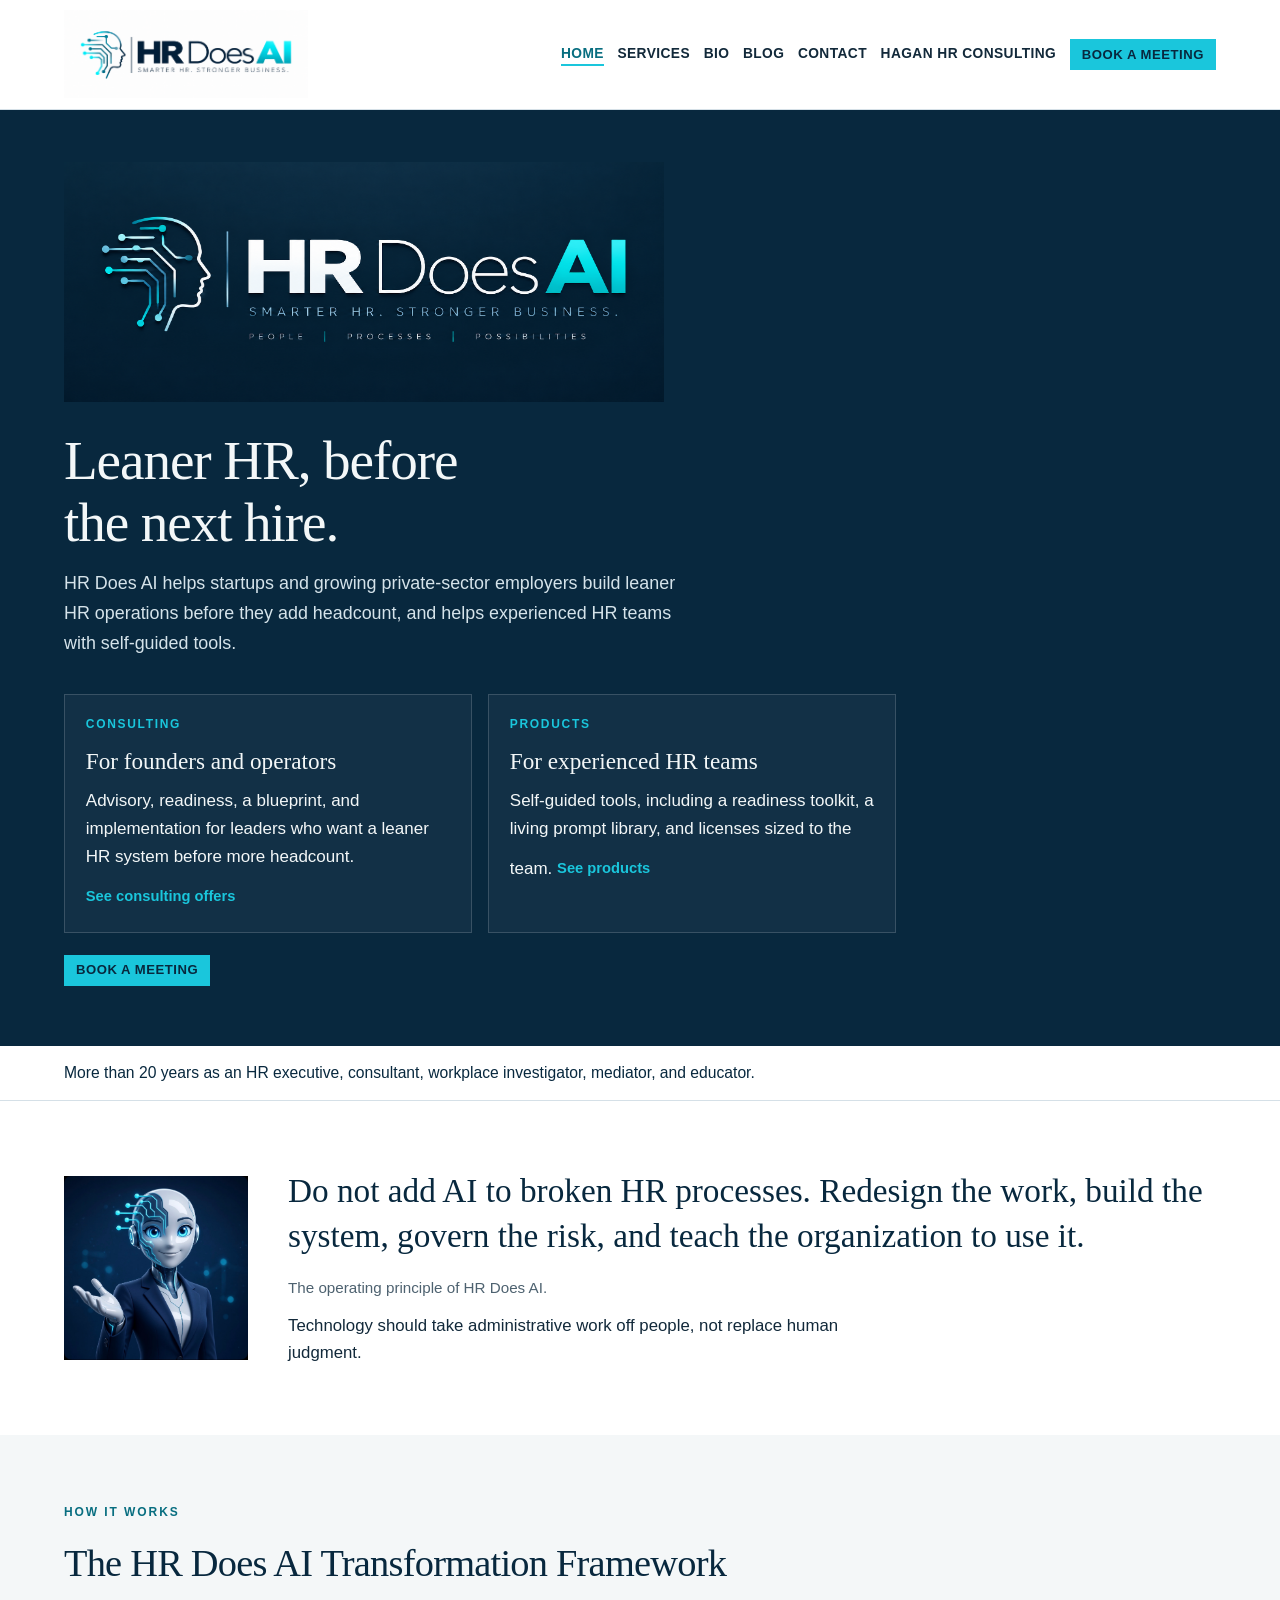
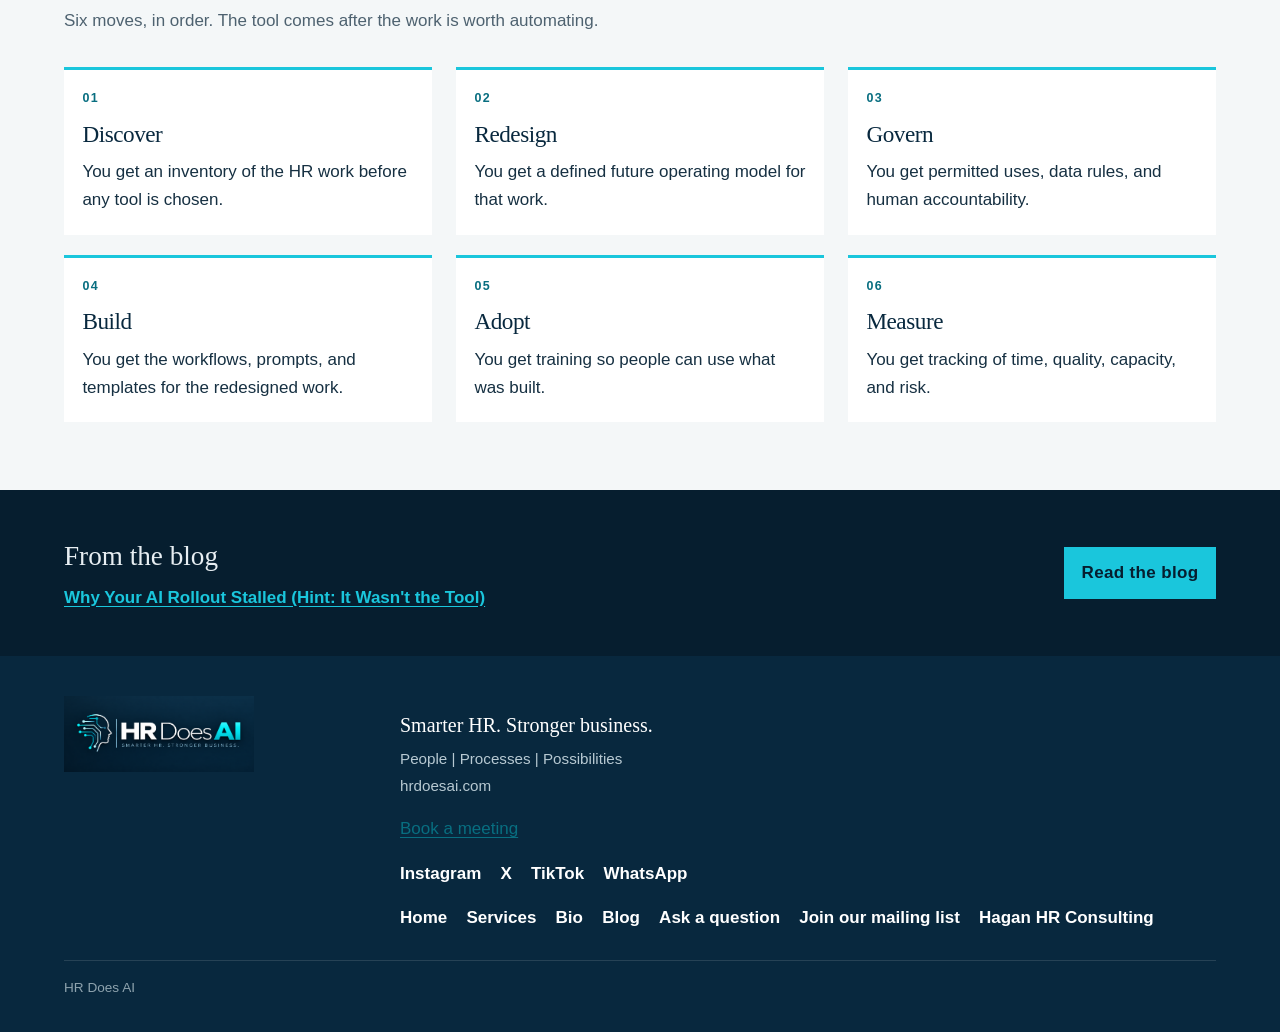
<file: index.html>
<!DOCTYPE html>
<html lang="en">
<head>
  <meta charset="utf-8">
  <meta name="viewport" content="width=device-width, initial-scale=1">
  <title>HR Does AI — Smarter HR. Stronger business.</title>
  <link rel="icon" href="assets/favicon.png">
  <meta name="description" content="HR Does AI helps founders and operators build leaner HR operations before adding headcount, and gives experienced HR teams self-guided tools.">
  <link rel="stylesheet" href="css/styles.css">
</head>
<body>
<a class="skip" href="#main">Skip to content</a>
<header class="site-header">
  <div class="wrap header-inner">
    <a class="brand" href="index.html">
      <img src="assets/logo-light.png" alt="HR Does AI" width="2087" height="753">
    </a>
    <nav class="nav" aria-label="Primary">
      <a href="index.html" aria-current="page">Home</a>
      <a href="services.html">Services</a>
      <a href="bio.html">Bio</a>
      <a href="blog/index.html">Blog</a>
      <a href="ask.html">Contact</a>
      <a href="https://www.haganhrconsulting.com" target="_blank" rel="noopener">Hagan HR Consulting</a>
      <a class="book" href="https://calendar.app.google/K9KdX9SN5rh2y79n6">Book a meeting</a>
    </nav>
  </div>
</header>
<main id="main">
  <section class="hero">
    <div class="wrap">
      <img class="hero-logo" src="assets/logo-wide-navy.png" alt="HR Does AI. Smarter HR. Stronger business. People, processes, possibilities." width="1983" height="793">
      <h1>Leaner HR, before the next hire.</h1>
      <p class="lede">HR Does AI helps startups and growing private-sector employers build leaner HR operations before they add headcount, and helps experienced HR teams with self-guided tools.</p>
      <div class="pathways">
        <a class="pathway" href="services.html#founders">
          <span class="kicker">Consulting</span>
          <strong>For founders and operators</strong>
          <span>Advisory, readiness, a blueprint, and implementation for leaders who want a leaner HR system before more headcount.</span>
          <span class="more">See consulting offers</span>
        </a>
        <a class="pathway" href="services.html#teams">
          <span class="kicker">Products</span>
          <strong>For experienced HR teams</strong>
          <span>Self-guided tools, including a readiness toolkit, a living prompt library, and licenses sized to the team.</span>
          <span class="more">See products</span>
        </a>
      </div>
      <p class="hero-book"><a class="book" href="https://calendar.app.google/K9KdX9SN5rh2y79n6">Book a meeting</a></p>
    </div>
  </section>

  <section class="credentials" aria-label="Credentials">
    <div class="wrap">
      <p>More than 20 years as an HR executive, consultant, workplace investigator, mediator, and educator.</p>
    </div>
  </section>

  <section class="principle" aria-labelledby="principle-title">
    <div class="wrap principle-grid">
      <img class="mascot" src="assets/mascot.jpg" alt="Robot mascot in a navy suit, one hand extended." width="1125" height="1126">
      <blockquote>
        <p id="principle-title">Do not add AI to broken HR processes. Redesign the work, build the system, govern the risk, and teach the organization to use it.</p>
        <footer>The operating principle of HR Does AI. <span class="ai-line">Technology should take administrative work off people, not replace human judgment.</span></footer>
      </blockquote>
    </div>
  </section>

  <section class="section" aria-labelledby="framework-title">
    <div class="wrap">
      <p class="eyebrow">How it works</p>
      <h2 id="framework-title">The HR Does AI Transformation Framework</h2>
      <p class="intro">Six moves, in order. The tool comes after the work is worth automating.</p>
      <ol class="framework">
        <li>
          <span class="step">01</span>
          <h3>Discover</h3>
          <p>You get an inventory of the HR work before any tool is chosen.</p>
        </li>
        <li>
          <span class="step">02</span>
          <h3>Redesign</h3>
          <p>You get a defined future operating model for that work.</p>
        </li>
        <li>
          <span class="step">03</span>
          <h3>Govern</h3>
          <p>You get permitted uses, data rules, and human accountability.</p>
        </li>
        <li>
          <span class="step">04</span>
          <h3>Build</h3>
          <p>You get the workflows, prompts, and templates for the redesigned work.</p>
        </li>
        <li>
          <span class="step">05</span>
          <h3>Adopt</h3>
          <p>You get training so people can use what was built.</p>
        </li>
        <li>
          <span class="step">06</span>
          <h3>Measure</h3>
          <p>You get tracking of time, quality, capacity, and risk.</p>
        </li>
      </ol>
    </div>
  </section>

  <section class="blog-strip" aria-labelledby="blog-strip-title">
    <div class="wrap">
      <div>
        <h2 id="blog-strip-title">From the blog</h2>
        <p><a href="blog/2026-10-09-why-your-ai-rollout-stalled.html">Why Your AI Rollout Stalled (Hint: It Wasn't the Tool)</a></p>
      </div>
      <a class="button" href="blog/index.html">Read the blog</a>
    </div>
  </section>
</main>

<footer class="site-footer">
  <div class="wrap footer-grid">
    <img class="footer-logo" src="assets/logo-navy.png" alt="HR Does AI. Smarter HR. Stronger business." width="1983" height="793">
    <div>
      <p class="tagline">Smarter HR. Stronger business.</p>
      <p class="secondary">People | Processes | Possibilities</p>
      <p class="domain">hrdoesai.com</p>
      <p><a href="https://calendar.app.google/K9KdX9SN5rh2y79n6">Book a meeting</a></p>
      
      <nav class="footer-nav social" aria-label="Social">
        <a href="https://www.instagram.com/hrdoesai/" target="_blank" rel="noopener">Instagram</a>
        <a href="https://x.com/HRDoesAI" target="_blank" rel="noopener">X</a>
        <a href="https://www.tiktok.com/@hr.does.ai" target="_blank" rel="noopener">TikTok</a>
        <a href="https://wa.me/qr/SKGPAYYTKLEHL1?s=p" target="_blank" rel="noopener">WhatsApp</a>
      </nav>
      <nav class="footer-nav" aria-label="Footer">
        <a href="index.html">Home</a>
        <a href="services.html">Services</a>
        <a href="bio.html">Bio</a>
        <a href="blog/index.html">Blog</a>
      <a href="ask.html">Ask a question</a>
      <a href="list.html">Join our mailing list</a>
      <a href="https://www.haganhrconsulting.com" target="_blank" rel="noopener">Hagan HR Consulting</a>
      </nav>
    </div>
  </div>
  <div class="wrap">
    <p class="legal">HR Does AI</p>
  </div>
</footer>
<script>
(function () {
  var url = location.origin + location.pathname;
  if (url.indexOf("http") !== 0) return;
  var img = new Image();
  img.src = "https://librecounter.org/count?url=" + encodeURIComponent(url) + "&userAgent=" + encodeURIComponent(navigator.userAgent || "unknown");
})();
</script>
</body>
</html>
</file>
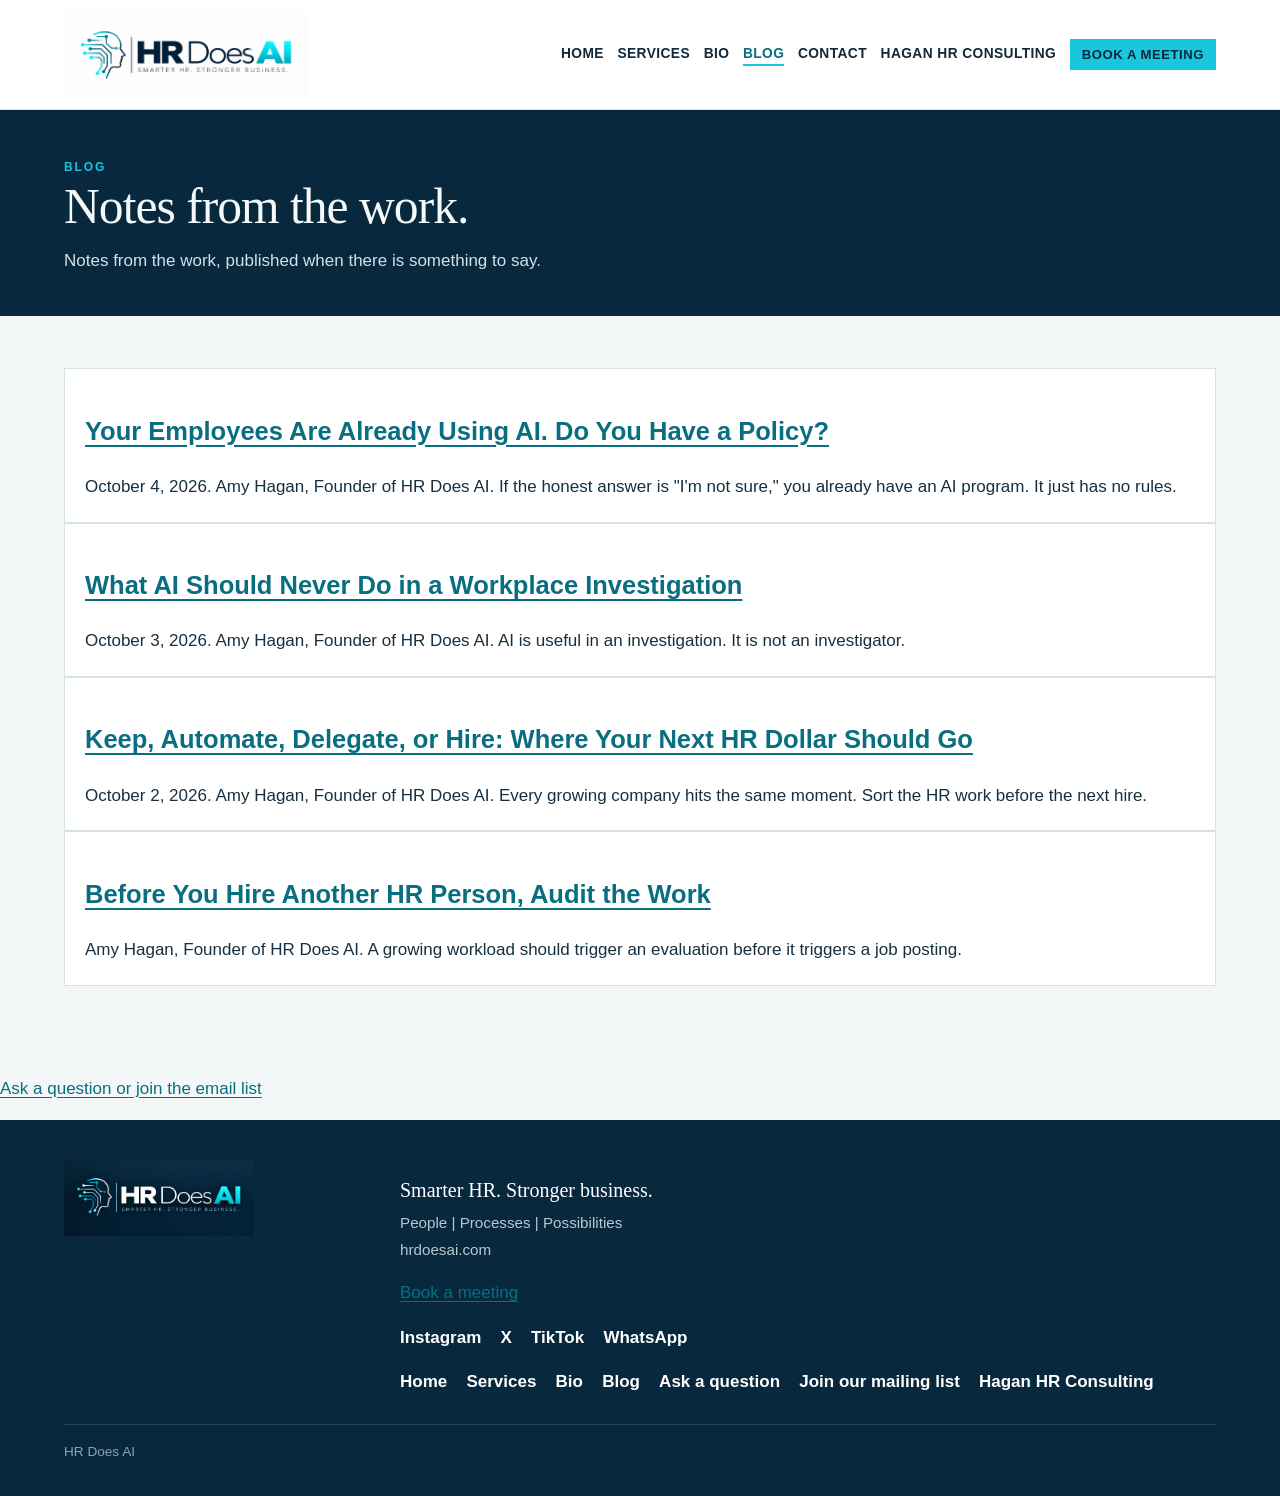
<file: blog/index.html>
<!DOCTYPE html>
<html lang="en">
<head>
  <meta charset="utf-8">
  <meta name="viewport" content="width=device-width, initial-scale=1">
  <title>Blog — HR Does AI</title>
  <link rel="icon" href="../assets/favicon.png">
  <meta name="description" content="The HR Does AI blog.">
  <link rel="stylesheet" href="../css/styles.css">
</head>
<body>
<a class="skip" href="#main">Skip to content</a>
<header class="site-header">
  <div class="wrap header-inner">
    <a class="brand" href="../index.html">
      <img src="../assets/logo-light.png" alt="HR Does AI" width="2087" height="753">
    </a>
    <nav class="nav" aria-label="Primary">
      <a href="../index.html">Home</a>
      <a href="../services.html">Services</a>
      <a href="../bio.html">Bio</a>
      <a href="../blog/index.html" aria-current="page">Blog</a>
      <a href="../ask.html">Contact</a>
      <a href="https://www.haganhrconsulting.com" target="_blank" rel="noopener">Hagan HR Consulting</a>
      <a class="book" href="https://calendar.app.google/K9KdX9SN5rh2y79n6">Book a meeting</a>
    </nav>
  </div>
</header>
<main id="main">
  <header class="page-hero">
    <div class="wrap">
      <p class="eyebrow">Blog</p>
      <h1>Notes from the work.</h1>
      <p>Notes from the work, published when there is something to say.</p>
    </div>
  </header>
  <div class="page">
    <div class="wrap">
      <article class="offer">
        <h2><a href="2026-10-07-your-employees-are-already-using-ai.html">Your Employees Are Already Using AI. Do You Have a Policy?</a></h2>
        <p>October 4, 2026. Amy Hagan, Founder of HR Does AI. If the honest answer is "I'm not sure," you already have an AI program. It just has no rules.</p>
      </article>
      <article class="offer">
        <h2><a href="2026-10-06-what-ai-should-never-do-in-a-workplace-investigation.html">What AI Should Never Do in a Workplace Investigation</a></h2>
        <p>October 3, 2026. Amy Hagan, Founder of HR Does AI. AI is useful in an investigation. It is not an investigator.</p>
      </article>
      <article class="offer">
        <h2><a href="2026-10-05-keep-automate-delegate-or-hire.html">Keep, Automate, Delegate, or Hire: Where Your Next HR Dollar Should Go</a></h2>
        <p>October 2, 2026. Amy Hagan, Founder of HR Does AI. Every growing company hits the same moment. Sort the HR work before the next hire.</p>
      </article>
      <article class="offer">
        <h2><a href="before-you-hire.html">Before You Hire Another HR Person, Audit the Work</a></h2>
        <p>Amy Hagan, Founder of HR Does AI. A growing workload should trigger an evaluation before it triggers a job posting.</p>
      </article>
    </div>
  </div>
</main>

<p><a href="https://forms.gle/qsinpLfDL5gjN5gV7">Ask a question or join the email list</a></p>
<footer class="site-footer">
  <div class="wrap footer-grid">
    <img class="footer-logo" src="../assets/logo-navy.png" alt="HR Does AI. Smarter HR. Stronger business." width="1983" height="793">
    <div>
      <p class="tagline">Smarter HR. Stronger business.</p>
      <p class="secondary">People | Processes | Possibilities</p>
      <p class="domain">hrdoesai.com</p>
      <p><a href="https://calendar.app.google/K9KdX9SN5rh2y79n6">Book a meeting</a></p>
      
      <nav class="footer-nav social" aria-label="Social">
        <a href="https://www.instagram.com/hrdoesai/" target="_blank" rel="noopener">Instagram</a>
        <a href="https://x.com/HRDoesAI" target="_blank" rel="noopener">X</a>
        <a href="https://www.tiktok.com/@hr.does.ai" target="_blank" rel="noopener">TikTok</a>
        <a href="https://wa.me/qr/SKGPAYYTKLEHL1?s=p" target="_blank" rel="noopener">WhatsApp</a>
      </nav>
      <nav class="footer-nav" aria-label="Footer">
        <a href="../index.html">Home</a>
        <a href="../services.html">Services</a>
        <a href="../bio.html">Bio</a>
        <a href="../blog/index.html">Blog</a>
      <a href="../ask.html">Ask a question</a>
      <a href="../list.html">Join our mailing list</a>
      <a href="https://www.haganhrconsulting.com" target="_blank" rel="noopener">Hagan HR Consulting</a>
      </nav>
    </div>
  </div>
  <div class="wrap">
    <p class="legal">HR Does AI</p>
  </div>
</footer>
<script>
(function () {
  var url = location.origin + location.pathname;
  if (url.indexOf("http") !== 0) return;
  var img = new Image();
  img.src = "https://librecounter.org/count?url=" + encodeURIComponent(url) + "&userAgent=" + encodeURIComponent(navigator.userAgent || "unknown");
})();
</script>
</body>
</html>
</file>
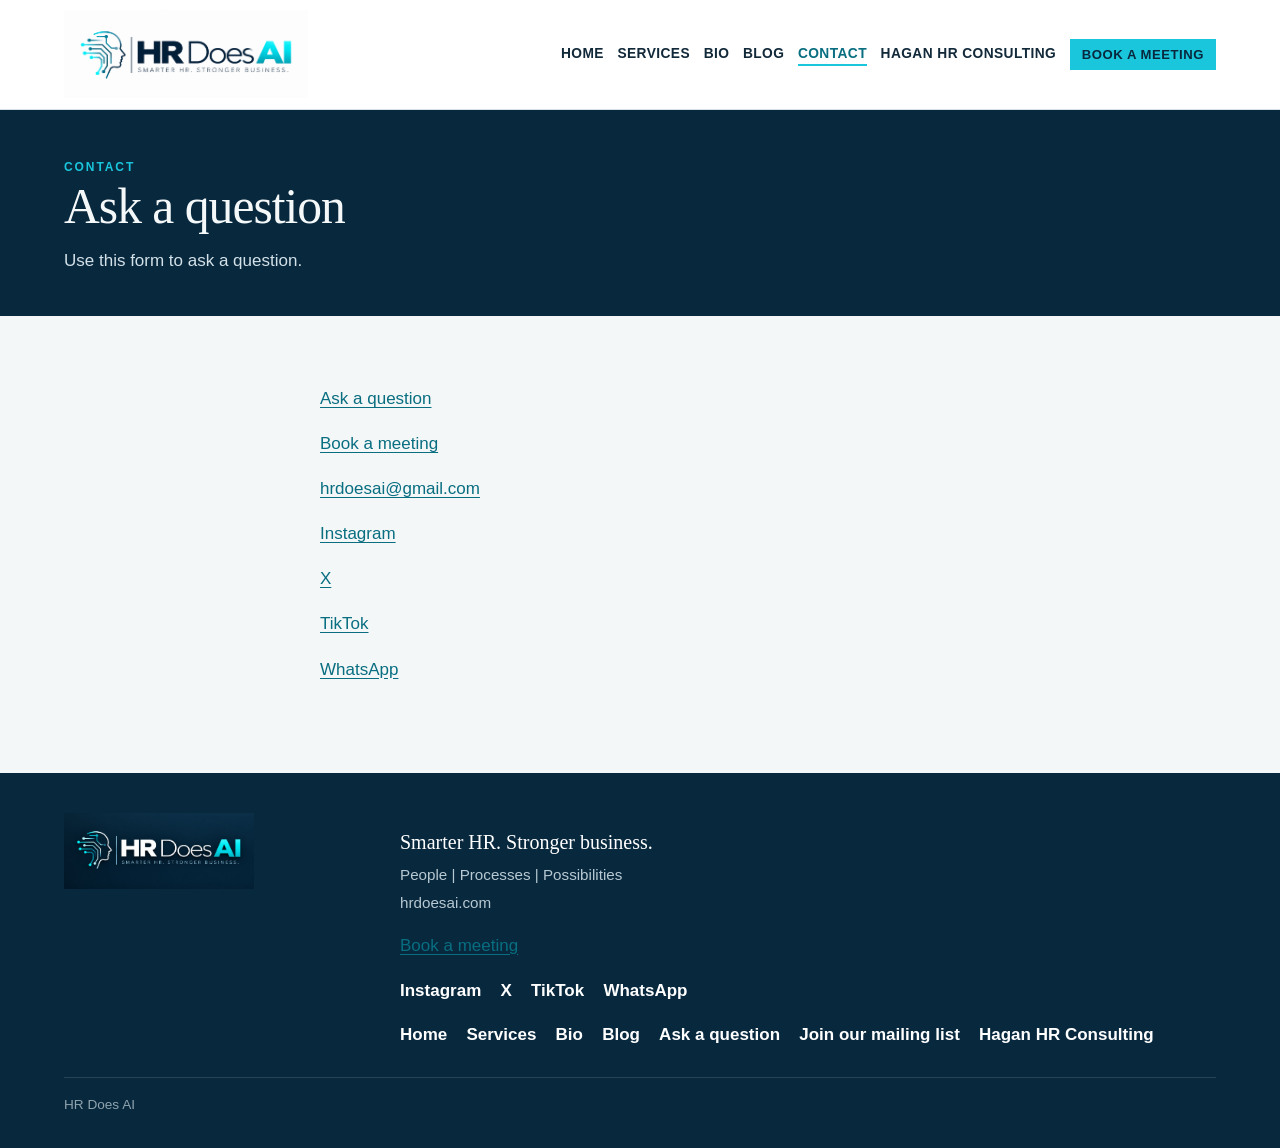
<file: ask.html>
<!DOCTYPE html>
<html lang="en">
<head>
  <meta charset="utf-8">
  <meta name="viewport" content="width=device-width, initial-scale=1">
  <title>Ask a question — HR Does AI</title>
  <link rel="icon" href="assets/favicon.png">
  <link rel="stylesheet" href="css/styles.css">
</head>
<body>
<a class="skip" href="#main">Skip to content</a>
<header class="site-header">
  <div class="wrap header-inner">
    <a class="brand" href="index.html"><img src="assets/logo-light.png" alt="HR Does AI" width="2087" height="753"></a>
    <nav class="nav" aria-label="Primary">
      <a href="index.html">Home</a>
      <a href="services.html">Services</a>
      <a href="bio.html">Bio</a>
      <a href="blog/index.html">Blog</a>
      <a href="ask.html" aria-current="page">Contact</a>
      <a href="https://www.haganhrconsulting.com" target="_blank" rel="noopener">Hagan HR Consulting</a>
      <a class="book" href="https://calendar.app.google/K9KdX9SN5rh2y79n6">Book a meeting</a>
    </nav>
  </div>
</header>
<main id="main">
  <header class="page-hero"><div class="wrap">
    <p class="eyebrow">Contact</p>
    <h1>Ask a question</h1>
    <p>Use this form to ask a question.</p>
  </div></header>
  <div class="page"><div class="wrap prose">
    <p><a href="https://forms.gle/qsinpLfDL5gjN5gV7">Ask a question</a></p>
      <p><a href="https://calendar.app.google/K9KdX9SN5rh2y79n6">Book a meeting</a></p>
    <p><a href="mailto:hrdoesai@gmail.com">hrdoesai@gmail.com</a></p>
    <p><a href="https://www.instagram.com/hrdoesai/">Instagram</a></p>
    <p><a href="https://x.com/HRDoesAI">X</a></p>
    <p><a href="https://www.tiktok.com/@hr.does.ai">TikTok</a></p>
    <p><a href="https://wa.me/qr/SKGPAYYTKLEHL1?s=p">WhatsApp</a></p>
  </div></div>
</main>
<footer class="site-footer">
  <div class="wrap footer-grid">
    <img class="footer-logo" src="assets/logo-navy.png" alt="HR Does AI. Smarter HR. Stronger business." width="1983" height="793">
    <div>
      <p class="tagline">Smarter HR. Stronger business.</p>
      <p class="secondary">People | Processes | Possibilities</p>
      <p class="domain">hrdoesai.com</p>
      <p><a href="https://calendar.app.google/K9KdX9SN5rh2y79n6">Book a meeting</a></p>
      <nav class="footer-nav social" aria-label="Social">
        <a href="https://www.instagram.com/hrdoesai/" target="_blank" rel="noopener">Instagram</a>
        <a href="https://x.com/HRDoesAI" target="_blank" rel="noopener">X</a>
        <a href="https://www.tiktok.com/@hr.does.ai" target="_blank" rel="noopener">TikTok</a>
        <a href="https://wa.me/qr/SKGPAYYTKLEHL1?s=p" target="_blank" rel="noopener">WhatsApp</a>
      </nav>
      <nav class="footer-nav" aria-label="Footer">
        <a href="index.html">Home</a>
        <a href="services.html">Services</a>
        <a href="bio.html">Bio</a>
        <a href="blog/index.html">Blog</a>
        <a href="ask.html">Ask a question</a>
        <a href="list.html">Join our mailing list</a>
        <a href="https://www.haganhrconsulting.com" target="_blank" rel="noopener">Hagan HR Consulting</a>
      </nav>
    </div>
  </div>
  <div class="wrap"><p class="legal">HR Does AI</p></div>
</footer>
<script>
(function () {
  var url = location.origin + location.pathname;
  if (url.indexOf("http") !== 0) return;
  var img = new Image();
  img.src = "https://librecounter.org/count?url=" + encodeURIComponent(url) + "&userAgent=" + encodeURIComponent(navigator.userAgent || "unknown");
})();
</script>
</body>
</html>
</file>
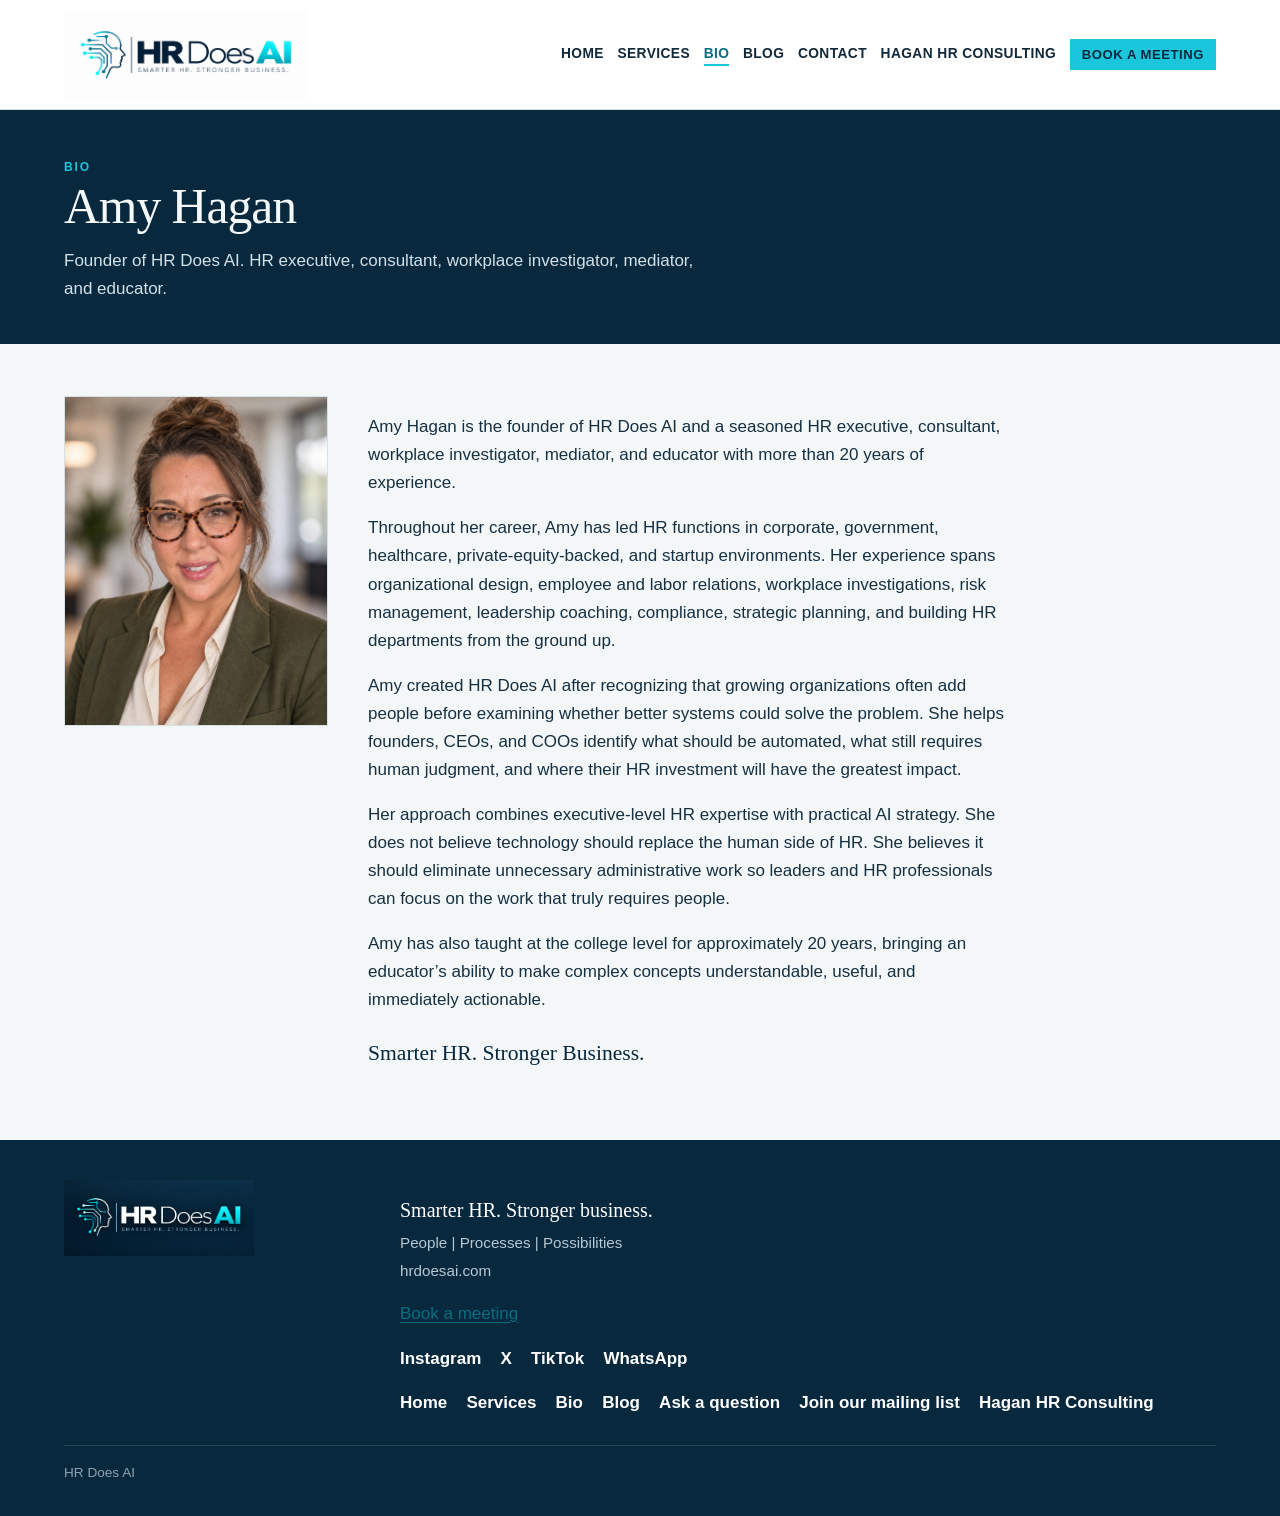
<file: bio.html>
<!DOCTYPE html>
<html lang="en">
<head>
  <meta charset="utf-8">
  <meta name="viewport" content="width=device-width, initial-scale=1">
  <title>Bio — HR Does AI</title>
  <link rel="icon" href="assets/favicon.png">
  <meta name="description" content="Company-first introduction to HR Does AI. Amy Hagan, founder of HR Does AI.">
  <link rel="stylesheet" href="css/styles.css">
</head>
<body>
<a class="skip" href="#main">Skip to content</a>
<header class="site-header">
  <div class="wrap header-inner">
    <a class="brand" href="index.html">
      <img src="assets/logo-light.png" alt="HR Does AI" width="2087" height="753">
    </a>
    <nav class="nav" aria-label="Primary">
      <a href="index.html">Home</a>
      <a href="services.html">Services</a>
      <a href="bio.html" aria-current="page">Bio</a>
      <a href="blog/index.html">Blog</a>
      <a href="ask.html">Contact</a>
      <a href="https://www.haganhrconsulting.com" target="_blank" rel="noopener">Hagan HR Consulting</a>
      <a class="book" href="https://calendar.app.google/K9KdX9SN5rh2y79n6">Book a meeting</a>
    </nav>
  </div>
</header>
<main id="main">
  <header class="page-hero">
    <div class="wrap">
      <p class="eyebrow">Bio</p>
      <h1>Amy Hagan</h1>
      <p>Founder of HR Does AI. HR executive, consultant, workplace investigator, mediator, and educator.</p>
    </div>
  </header>
  <div class="page">
    <div class="wrap bio-layout">
      <img class="bio-photo" src="assets/amy-hagan.jpg" alt="Amy Hagan" width="1122" height="1402">
      <div class="prose">
      <p>Amy Hagan is the founder of HR Does AI and a seasoned HR executive, consultant, workplace investigator, mediator, and educator with more than 20 years of experience.</p>
      <p>Throughout her career, Amy has led HR functions in corporate, government, healthcare, private-equity-backed, and startup environments. Her experience spans organizational design, employee and labor relations, workplace investigations, risk management, leadership coaching, compliance, strategic planning, and building HR departments from the ground up.</p>
      <p>Amy created HR Does AI after recognizing that growing organizations often add people before examining whether better systems could solve the problem. She helps founders, CEOs, and COOs identify what should be automated, what still requires human judgment, and where their HR investment will have the greatest impact.</p>
      <p>Her approach combines executive-level HR expertise with practical AI strategy. She does not believe technology should replace the human side of HR. She believes it should eliminate unnecessary administrative work so leaders and HR professionals can focus on the work that truly requires people.</p>
      <p>Amy has also taught at the college level for approximately 20 years, bringing an educator’s ability to make complex concepts understandable, useful, and immediately actionable.</p>
      <p class="principle-inline">Smarter HR. Stronger Business.</p>
      </div>
    </div>
  </div>
</main>

<footer class="site-footer">
  <div class="wrap footer-grid">
    <img class="footer-logo" src="assets/logo-navy.png" alt="HR Does AI. Smarter HR. Stronger business." width="1983" height="793">
    <div>
      <p class="tagline">Smarter HR. Stronger business.</p>
      <p class="secondary">People | Processes | Possibilities</p>
      <p class="domain">hrdoesai.com</p>
      <p><a href="https://calendar.app.google/K9KdX9SN5rh2y79n6">Book a meeting</a></p>
      
      <nav class="footer-nav social" aria-label="Social">
        <a href="https://www.instagram.com/hrdoesai/" target="_blank" rel="noopener">Instagram</a>
        <a href="https://x.com/HRDoesAI" target="_blank" rel="noopener">X</a>
        <a href="https://www.tiktok.com/@hr.does.ai" target="_blank" rel="noopener">TikTok</a>
        <a href="https://wa.me/qr/SKGPAYYTKLEHL1?s=p" target="_blank" rel="noopener">WhatsApp</a>
      </nav>
      <nav class="footer-nav" aria-label="Footer">
        <a href="index.html">Home</a>
        <a href="services.html">Services</a>
        <a href="bio.html">Bio</a>
        <a href="blog/index.html">Blog</a>
      <a href="ask.html">Ask a question</a>
      <a href="list.html">Join our mailing list</a>
      <a href="https://www.haganhrconsulting.com" target="_blank" rel="noopener">Hagan HR Consulting</a>
      </nav>
    </div>
  </div>
  <div class="wrap">
    <p class="legal">HR Does AI</p>
  </div>
</footer>
<script>
(function () {
  var url = location.origin + location.pathname;
  if (url.indexOf("http") !== 0) return;
  var img = new Image();
  img.src = "https://librecounter.org/count?url=" + encodeURIComponent(url) + "&userAgent=" + encodeURIComponent(navigator.userAgent || "unknown");
})();
</script>
</body>
</html>
</file>
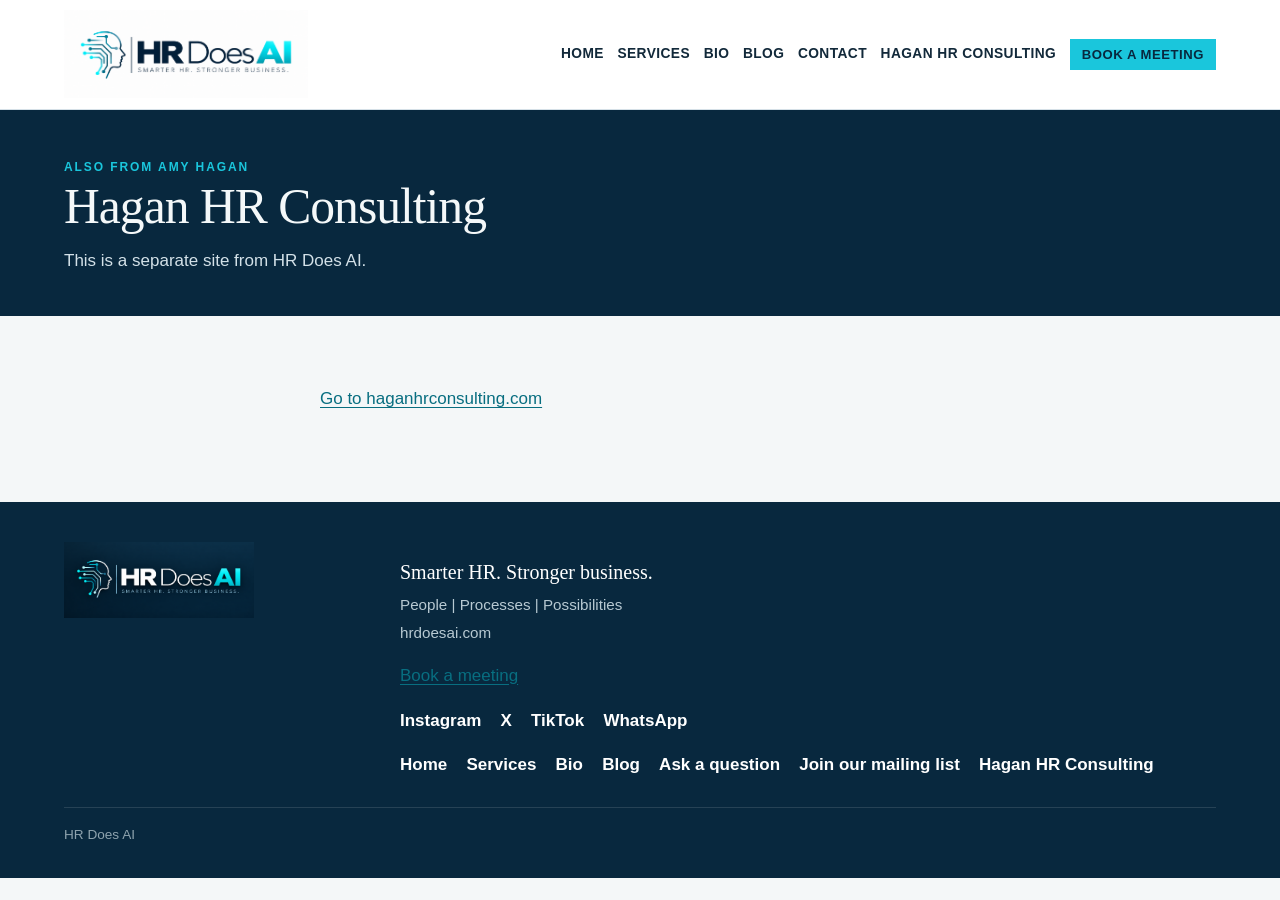
<file: hagan.html>
<!DOCTYPE html>
<html lang="en">
<head>
  <meta charset="utf-8">
  <meta name="viewport" content="width=device-width, initial-scale=1">
  <title>Hagan HR Consulting — HR Does AI</title>
  <link rel="icon" href="assets/favicon.png">
  <meta name="description" content="Hagan HR Consulting, Amy Hagan’s other site.">
  <link rel="stylesheet" href="css/styles.css">
</head>
<body>
<a class="skip" href="#main">Skip to content</a>
<header class="site-header">
  <div class="wrap header-inner">
    <a class="brand" href="index.html">
      <img src="assets/logo-light.png" alt="HR Does AI" width="2087" height="753">
    </a>
    <nav class="nav" aria-label="Primary">
      <a href="index.html">Home</a>
      <a href="services.html">Services</a>
      <a href="bio.html">Bio</a>
      <a href="blog/index.html">Blog</a>
      <a href="ask.html">Contact</a>
      <a href="https://www.haganhrconsulting.com" target="_blank" rel="noopener">Hagan HR Consulting</a>
      <a class="book" href="https://calendar.app.google/K9KdX9SN5rh2y79n6">Book a meeting</a>
    </nav>
  </div>
</header>
<main id="main">
  <header class="page-hero">
    <div class="wrap">
      <p class="eyebrow">Also from Amy Hagan</p>
      <h1>Hagan HR Consulting</h1>
      <p>This is a separate site from HR Does AI.</p>
    </div>
  </header>
  <div class="page">
    <div class="wrap prose">
      <p><a href="https://www.haganhrconsulting.com">Go to haganhrconsulting.com</a></p>
    </div>
  </div>
</main>
<footer class="site-footer">
  <div class="wrap footer-grid">
    <img class="footer-logo" src="assets/logo-navy.png" alt="HR Does AI. Smarter HR. Stronger business." width="1983" height="793">
    <div>
      <p class="tagline">Smarter HR. Stronger business.</p>
      <p class="secondary">People | Processes | Possibilities</p>
      <p class="domain">hrdoesai.com</p>
      <p><a href="https://calendar.app.google/K9KdX9SN5rh2y79n6">Book a meeting</a></p>
      <nav class="footer-nav social" aria-label="Social">
        <a href="https://www.instagram.com/hrdoesai/" target="_blank" rel="noopener">Instagram</a>
        <a href="https://x.com/HRDoesAI" target="_blank" rel="noopener">X</a>
        <a href="https://www.tiktok.com/@hr.does.ai" target="_blank" rel="noopener">TikTok</a>
        <a href="https://wa.me/qr/SKGPAYYTKLEHL1?s=p" target="_blank" rel="noopener">WhatsApp</a>
      </nav>
      <nav class="footer-nav" aria-label="Footer">
        <a href="index.html">Home</a>
        <a href="services.html">Services</a>
        <a href="bio.html">Bio</a>
        <a href="blog/index.html">Blog</a>
        <a href="ask.html">Ask a question</a>
      <a href="list.html">Join our mailing list</a>
      <a href="https://www.haganhrconsulting.com" target="_blank" rel="noopener">Hagan HR Consulting</a>
      </nav>
    </div>
  </div>
  <div class="wrap">
    <p class="legal">HR Does AI</p>
  </div>
</footer>
<script>
(function () {
  var url = location.origin + location.pathname;
  if (url.indexOf("http") !== 0) return;
  var img = new Image();
  img.src = "https://librecounter.org/count?url=" + encodeURIComponent(url) + "&userAgent=" + encodeURIComponent(navigator.userAgent || "unknown");
})();
</script>
</body>
</html>
</file>
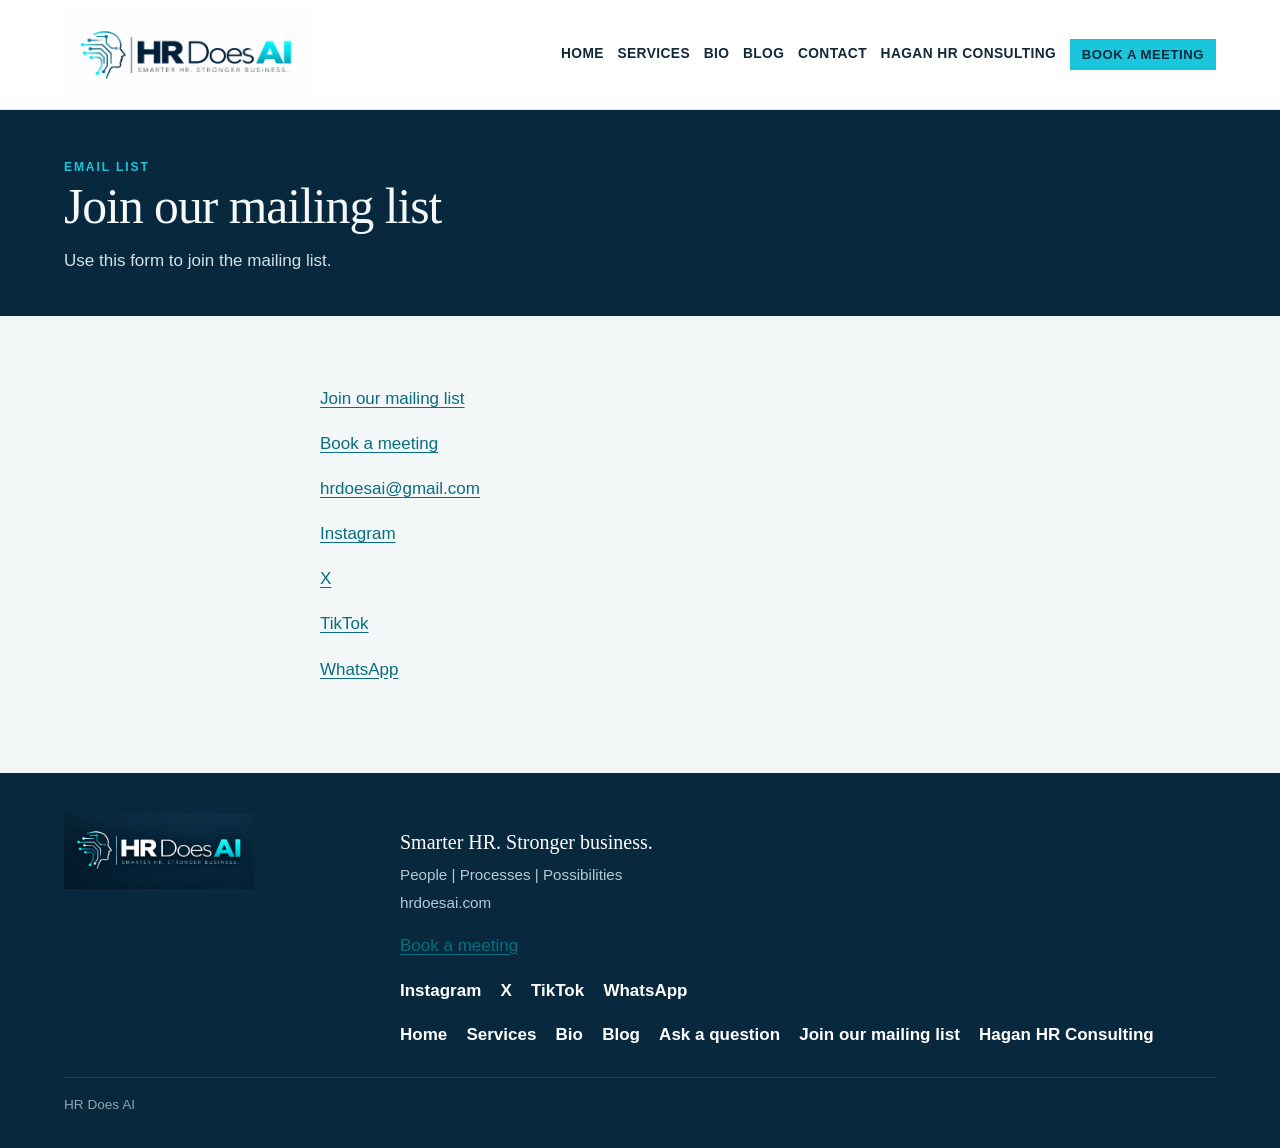
<file: list.html>
<!DOCTYPE html>
<html lang="en">
<head>
  <meta charset="utf-8">
  <meta name="viewport" content="width=device-width, initial-scale=1">
  <title>Join our mailing list — HR Does AI</title>
  <link rel="icon" href="assets/favicon.png">
  <link rel="stylesheet" href="css/styles.css">
</head>
<body>
<a class="skip" href="#main">Skip to content</a>
<header class="site-header">
  <div class="wrap header-inner">
    <a class="brand" href="index.html"><img src="assets/logo-light.png" alt="HR Does AI" width="2087" height="753"></a>
    <nav class="nav" aria-label="Primary">
      <a href="index.html">Home</a>
      <a href="services.html">Services</a>
      <a href="bio.html">Bio</a>
      <a href="blog/index.html">Blog</a>
      <a href="ask.html">Contact</a>
      <a href="https://www.haganhrconsulting.com" target="_blank" rel="noopener">Hagan HR Consulting</a>
      <a class="book" href="https://calendar.app.google/K9KdX9SN5rh2y79n6">Book a meeting</a>
    </nav>
  </div>
</header>
<main id="main">
  <header class="page-hero"><div class="wrap">
    <p class="eyebrow">Email list</p>
    <h1>Join our mailing list</h1>
    <p>Use this form to join the mailing list.</p>
  </div></header>
  <div class="page"><div class="wrap prose">
    <p><a href="https://forms.gle/qsinpLfDL5gjN5gV7">Join our mailing list</a></p>
      <p><a href="https://calendar.app.google/K9KdX9SN5rh2y79n6">Book a meeting</a></p>
    <p><a href="mailto:hrdoesai@gmail.com">hrdoesai@gmail.com</a></p>
    <p><a href="https://www.instagram.com/hrdoesai/">Instagram</a></p>
    <p><a href="https://x.com/HRDoesAI">X</a></p>
    <p><a href="https://www.tiktok.com/@hr.does.ai">TikTok</a></p>
    <p><a href="https://wa.me/qr/SKGPAYYTKLEHL1?s=p">WhatsApp</a></p>
  </div></div>
</main>
<footer class="site-footer">
  <div class="wrap footer-grid">
    <img class="footer-logo" src="assets/logo-navy.png" alt="HR Does AI. Smarter HR. Stronger business." width="1983" height="793">
    <div>
      <p class="tagline">Smarter HR. Stronger business.</p>
      <p class="secondary">People | Processes | Possibilities</p>
      <p class="domain">hrdoesai.com</p>
      <p><a href="https://calendar.app.google/K9KdX9SN5rh2y79n6">Book a meeting</a></p>
      <nav class="footer-nav social" aria-label="Social">
        <a href="https://www.instagram.com/hrdoesai/" target="_blank" rel="noopener">Instagram</a>
        <a href="https://x.com/HRDoesAI" target="_blank" rel="noopener">X</a>
        <a href="https://www.tiktok.com/@hr.does.ai" target="_blank" rel="noopener">TikTok</a>
        <a href="https://wa.me/qr/SKGPAYYTKLEHL1?s=p" target="_blank" rel="noopener">WhatsApp</a>
      </nav>
      <nav class="footer-nav" aria-label="Footer">
        <a href="index.html">Home</a>
        <a href="services.html">Services</a>
        <a href="bio.html">Bio</a>
        <a href="blog/index.html">Blog</a>
        <a href="ask.html">Ask a question</a>
        <a href="list.html">Join our mailing list</a>
        <a href="https://www.haganhrconsulting.com" target="_blank" rel="noopener">Hagan HR Consulting</a>
      </nav>
    </div>
  </div>
  <div class="wrap"><p class="legal">HR Does AI</p></div>
</footer>
<script>
(function () {
  var url = location.origin + location.pathname;
  if (url.indexOf("http") !== 0) return;
  var img = new Image();
  img.src = "https://librecounter.org/count?url=" + encodeURIComponent(url) + "&userAgent=" + encodeURIComponent(navigator.userAgent || "unknown");
})();
</script>
</body>
</html>
</file>
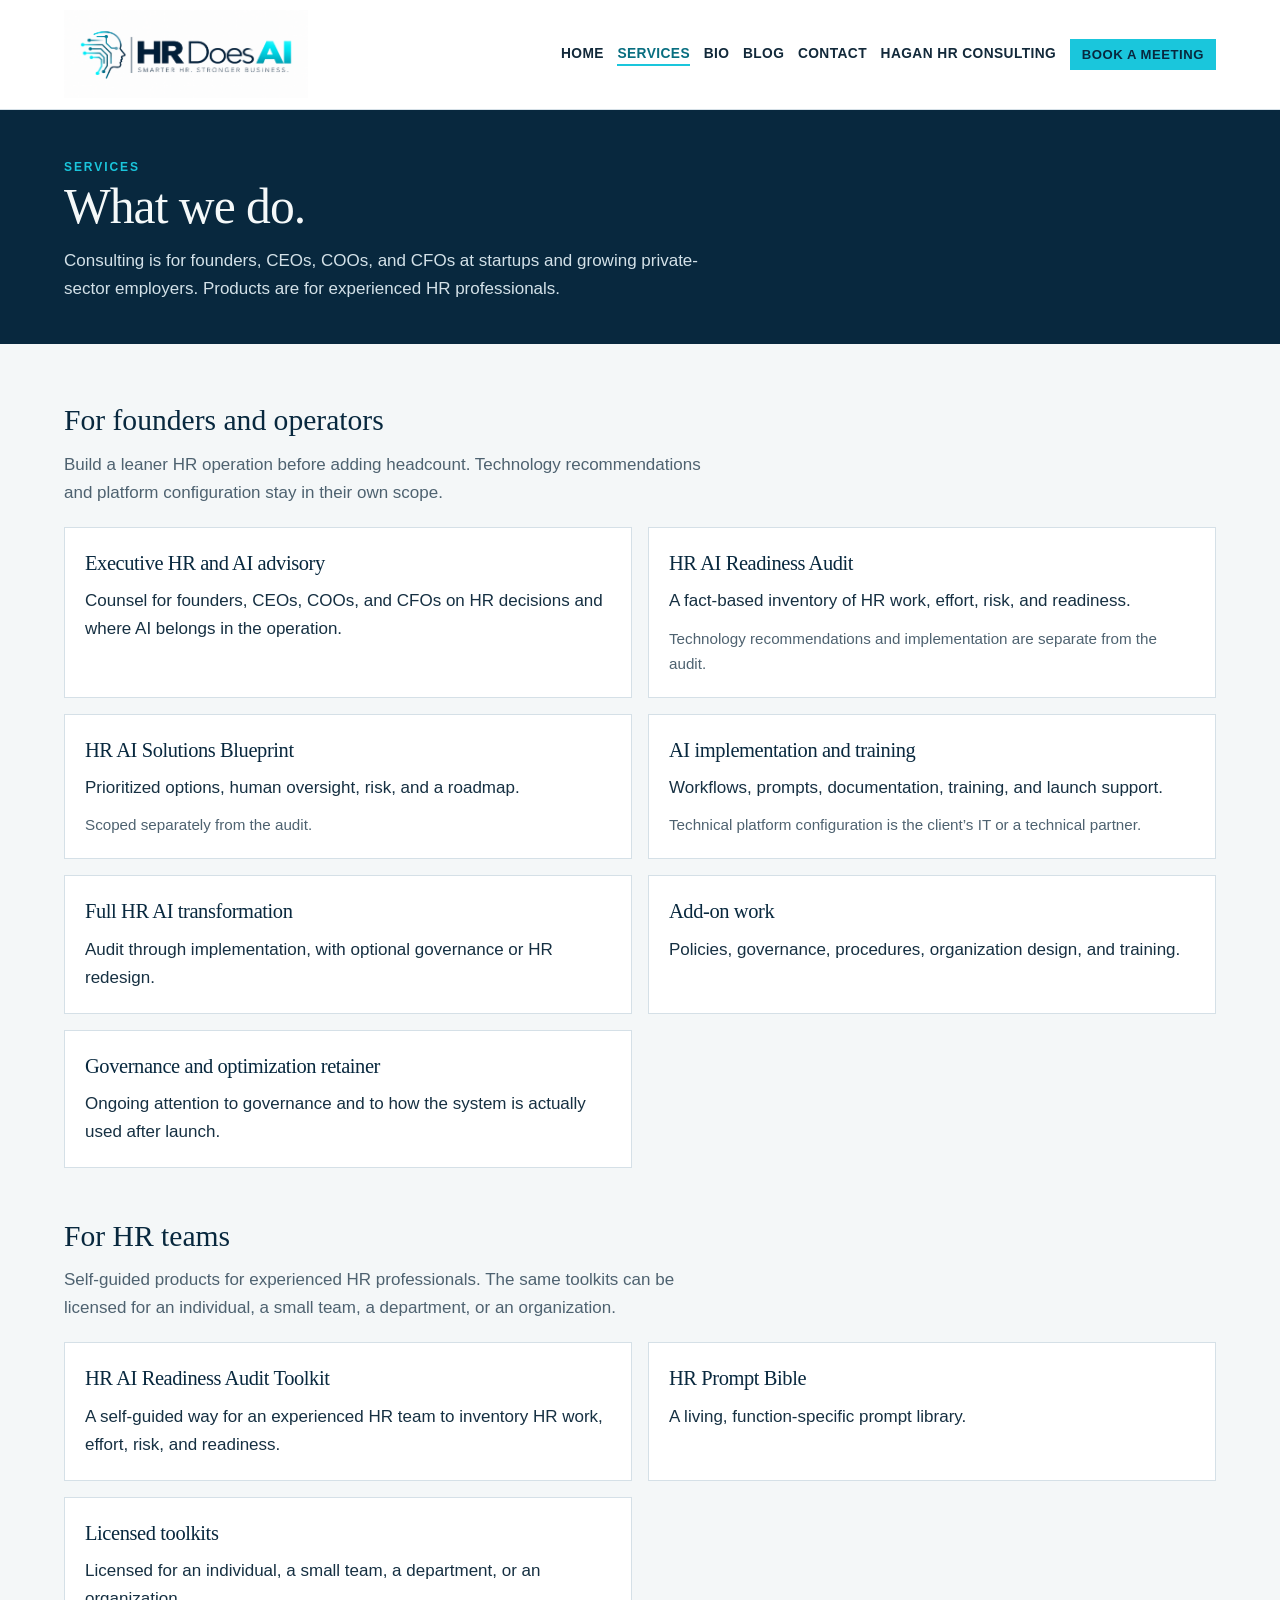
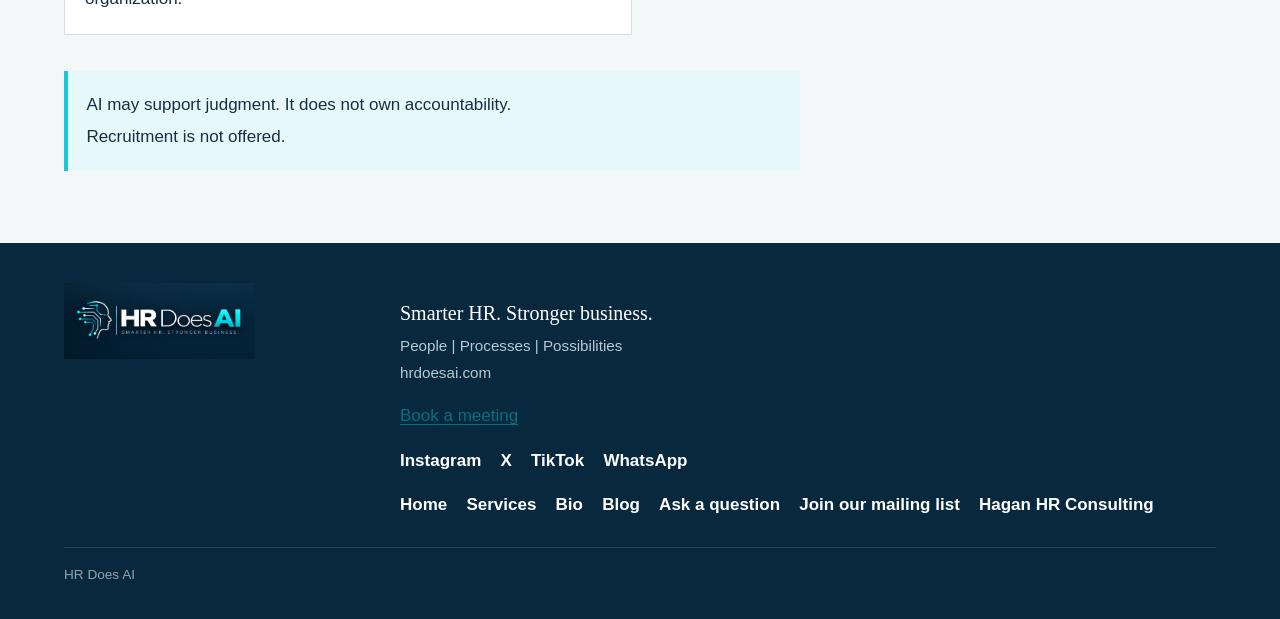
<file: services.html>
<!DOCTYPE html>
<html lang="en">
<head>
  <meta charset="utf-8">
  <meta name="viewport" content="width=device-width, initial-scale=1">
  <title>Services — HR Does AI</title>
  <link rel="icon" href="assets/favicon.png">
  <meta name="description" content="Consulting for founders and operators, and self-guided products for experienced HR teams. No fees listed. Recruitment is not offered.">
  <link rel="stylesheet" href="css/styles.css">
</head>
<body>
<a class="skip" href="#main">Skip to content</a>
<header class="site-header">
  <div class="wrap header-inner">
    <a class="brand" href="index.html">
      <img src="assets/logo-light.png" alt="HR Does AI" width="2087" height="753">
    </a>
    <nav class="nav" aria-label="Primary">
      <a href="index.html">Home</a>
      <a href="services.html" aria-current="page">Services</a>
      <a href="bio.html">Bio</a>
      <a href="blog/index.html">Blog</a>
      <a href="ask.html">Contact</a>
      <a href="https://www.haganhrconsulting.com" target="_blank" rel="noopener">Hagan HR Consulting</a>
      <a class="book" href="https://calendar.app.google/K9KdX9SN5rh2y79n6">Book a meeting</a>
    </nav>
  </div>
</header>
<main id="main">
  <header class="page-hero">
    <div class="wrap">
      <p class="eyebrow">Services</p>
      <h1>What we do.</h1>
      <p>Consulting is for founders, CEOs, COOs, and CFOs at startups and growing private-sector employers. Products are for experienced HR professionals. </p>
    </div>
  </header>
  <div class="page">
    <div class="wrap groups">
      <section class="group" id="founders" aria-labelledby="founders-title">
        <h2 id="founders-title">For founders and operators</h2>
        <p>Build a leaner HR operation before adding headcount. Technology recommendations and platform configuration stay in their own scope.</p>
        <div class="offers">
          <article class="offer">
            <h3>Executive HR and AI advisory</h3>
            <p>Counsel for founders, CEOs, COOs, and CFOs on HR decisions and where AI belongs in the operation.</p>
          </article>
          <article class="offer">
            <h3>HR AI Readiness Audit</h3>
            <p>A fact-based inventory of HR work, effort, risk, and readiness.</p>
            <p class="scope">Technology recommendations and implementation are separate from the audit.</p>
          </article>
          <article class="offer">
            <h3>HR AI Solutions Blueprint</h3>
            <p>Prioritized options, human oversight, risk, and a roadmap.</p>
            <p class="scope">Scoped separately from the audit.</p>
          </article>
          <article class="offer">
            <h3>AI implementation and training</h3>
            <p>Workflows, prompts, documentation, training, and launch support.</p>
            <p class="scope">Technical platform configuration is the client’s IT or a technical partner.</p>
          </article>
          <article class="offer">
            <h3>Full HR AI transformation</h3>
            <p>Audit through implementation, with optional governance or HR redesign.</p>
          </article>
          <article class="offer">
            <h3>Add-on work</h3>
            <p>Policies, governance, procedures, organization design, and training.</p>
          </article>
          <article class="offer">
            <h3>Governance and optimization retainer</h3>
            <p>Ongoing attention to governance and to how the system is actually used after launch.</p>
          </article>
        </div>
      </section>

      <section class="group" id="teams" aria-labelledby="teams-title">
        <h2 id="teams-title">For HR teams</h2>
        <p>Self-guided products for experienced HR professionals. The same toolkits can be licensed for an individual, a small team, a department, or an organization.</p>
        <div class="offers">
          <article class="offer">
            <h3>HR AI Readiness Audit Toolkit</h3>
            <p>A self-guided way for an experienced HR team to inventory HR work, effort, risk, and readiness.</p>
          </article>
          <article class="offer">
            <h3>HR Prompt Bible</h3>
            <p>A living, function-specific prompt library.</p>
          </article>
          <article class="offer">
            <h3>Licensed toolkits</h3>
            <p>Licensed for an individual, a small team, a department, or an organization.</p>
          </article>
        </div>
      </section>
    </div>
    <div class="wrap">
      <aside class="note">
        <p>AI may support judgment. It does not own accountability.</p>
        <p>Recruitment is not offered.</p>
      </aside>
    </div>
  </div>
</main>

<footer class="site-footer">
  <div class="wrap footer-grid">
    <img class="footer-logo" src="assets/logo-navy.png" alt="HR Does AI. Smarter HR. Stronger business." width="1983" height="793">
    <div>
      <p class="tagline">Smarter HR. Stronger business.</p>
      <p class="secondary">People | Processes | Possibilities</p>
      <p class="domain">hrdoesai.com</p>
      <p><a href="https://calendar.app.google/K9KdX9SN5rh2y79n6">Book a meeting</a></p>
      
      <nav class="footer-nav social" aria-label="Social">
        <a href="https://www.instagram.com/hrdoesai/" target="_blank" rel="noopener">Instagram</a>
        <a href="https://x.com/HRDoesAI" target="_blank" rel="noopener">X</a>
        <a href="https://www.tiktok.com/@hr.does.ai" target="_blank" rel="noopener">TikTok</a>
        <a href="https://wa.me/qr/SKGPAYYTKLEHL1?s=p" target="_blank" rel="noopener">WhatsApp</a>
      </nav>
      <nav class="footer-nav" aria-label="Footer">
        <a href="index.html">Home</a>
        <a href="services.html">Services</a>
        <a href="bio.html">Bio</a>
        <a href="blog/index.html">Blog</a>
      <a href="ask.html">Ask a question</a>
      <a href="list.html">Join our mailing list</a>
      <a href="https://www.haganhrconsulting.com" target="_blank" rel="noopener">Hagan HR Consulting</a>
      </nav>
    </div>
  </div>
  <div class="wrap">
    <p class="legal">HR Does AI</p>
  </div>
</footer>
<script>
(function () {
  var url = location.origin + location.pathname;
  if (url.indexOf("http") !== 0) return;
  var img = new Image();
  img.src = "https://librecounter.org/count?url=" + encodeURIComponent(url) + "&userAgent=" + encodeURIComponent(navigator.userAgent || "unknown");
})();
</script>
</body>
</html>
</file>
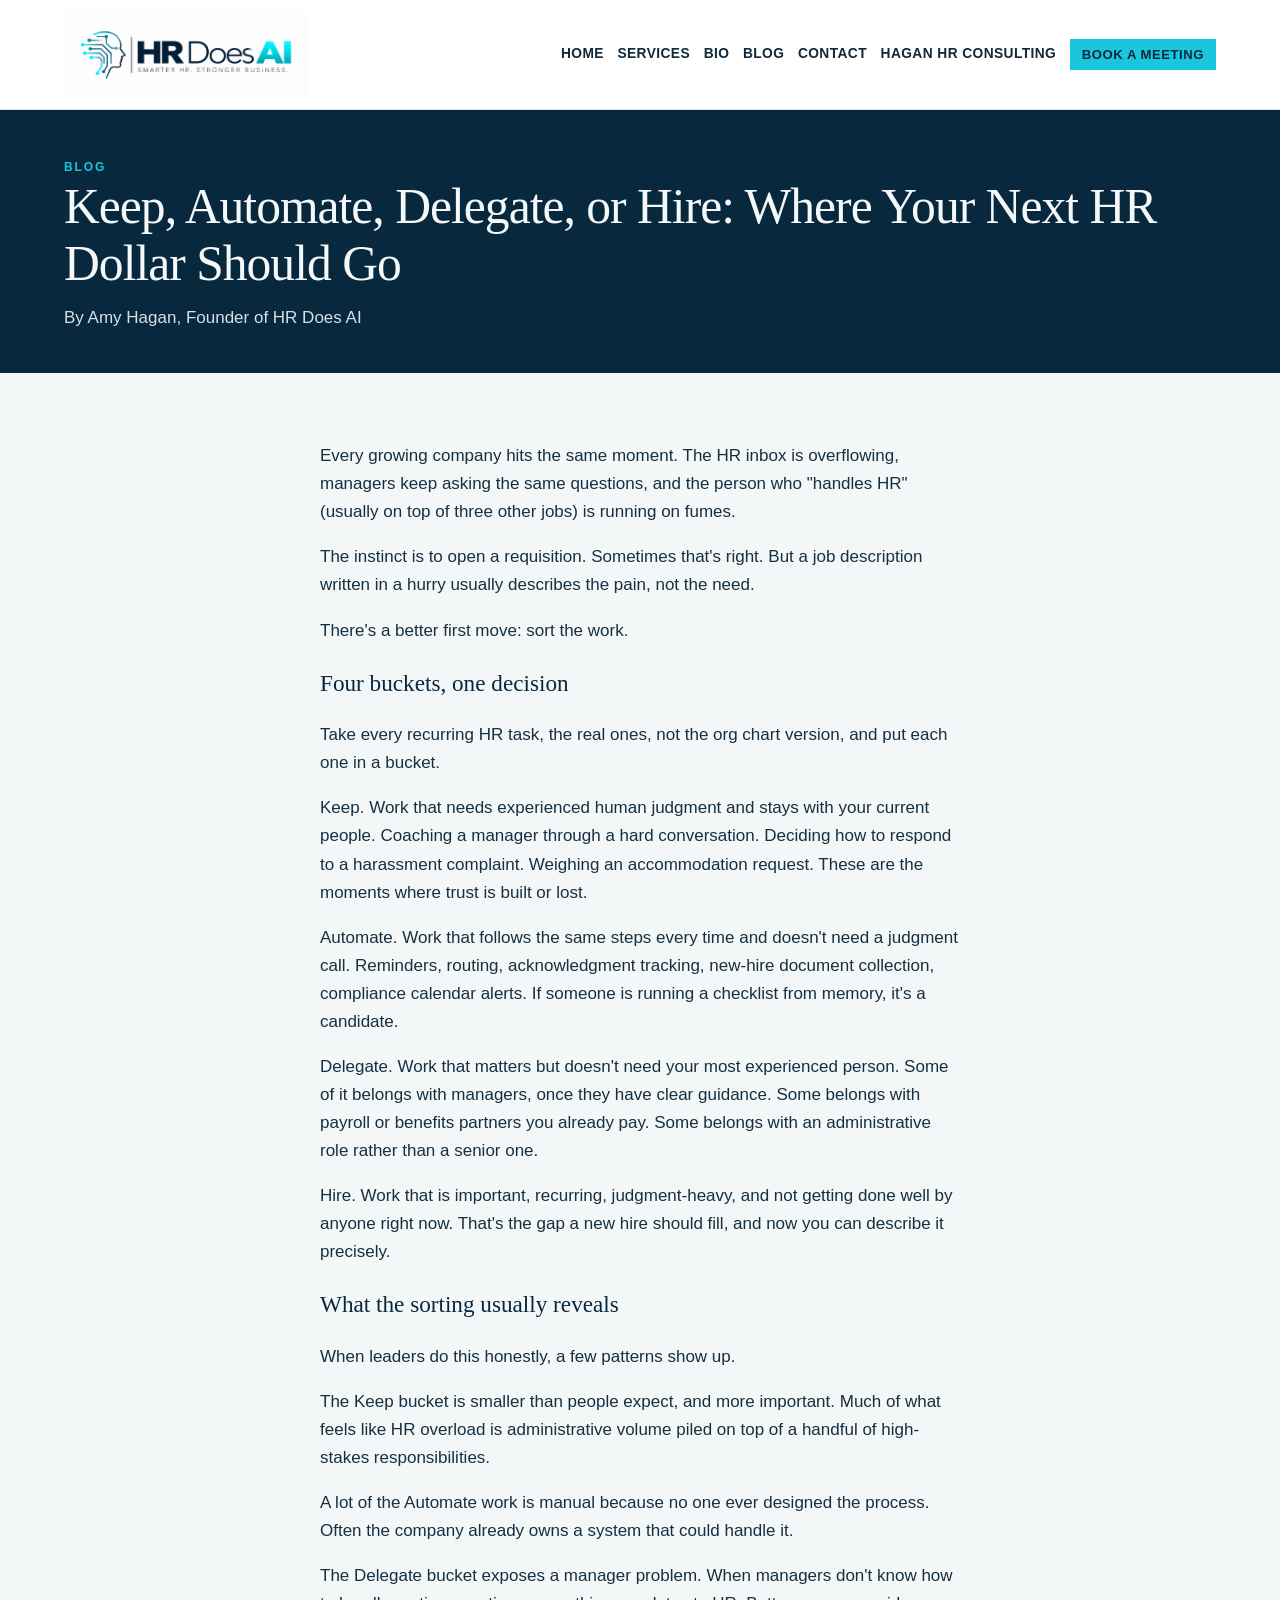
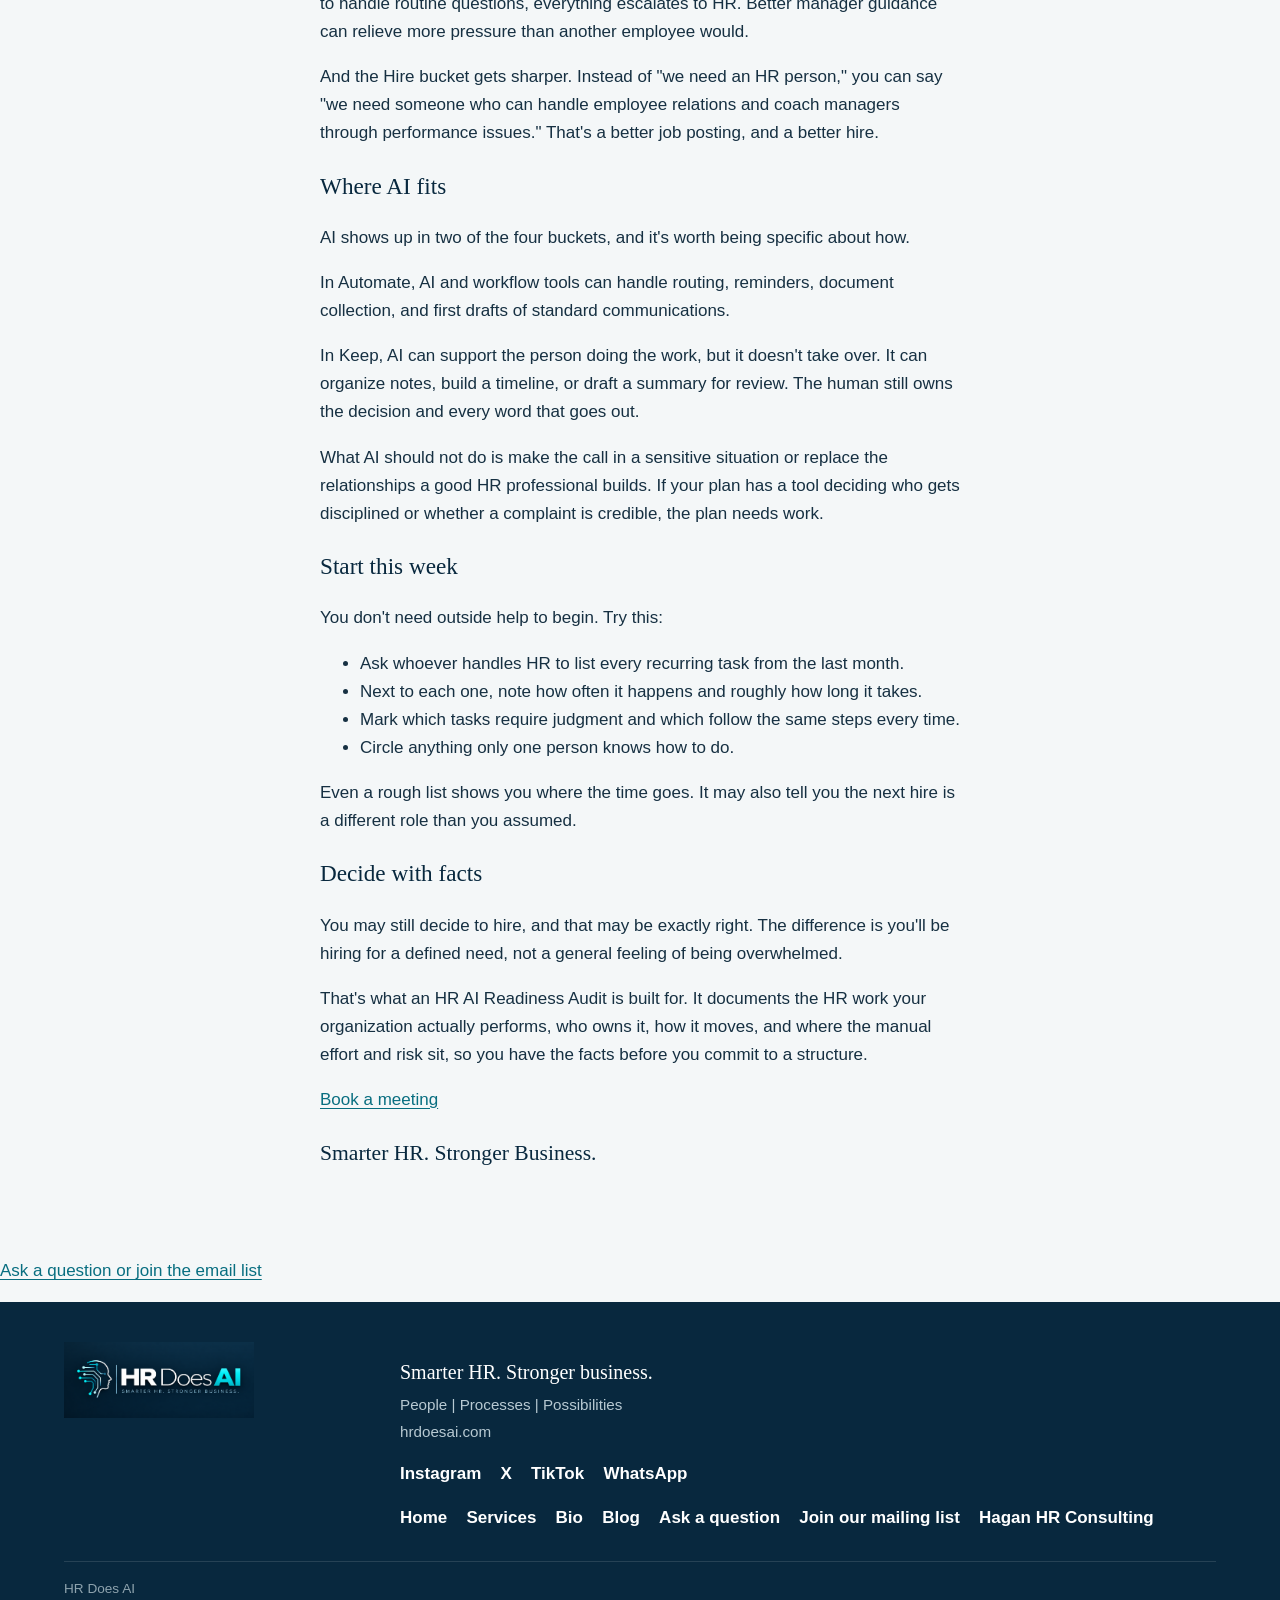
<file: blog/2026-10-05-keep-automate-delegate-or-hire.html>
<!DOCTYPE html>
<html lang="en">
<head>
  <meta charset="utf-8">
  <meta name="viewport" content="width=device-width, initial-scale=1">
  <title>Keep, Automate, Delegate, or Hire: Where Your Next HR Dollar Should Go — HR Does AI</title>
  <link rel="icon" href="../assets/favicon.png">
  <meta name="description" content="Every growing company hits the same moment. Sort the HR work before the next hire.">
  <link rel="stylesheet" href="../css/styles.css">
</head>
<body>
<a class="skip" href="#main">Skip to content</a>
<header class="site-header">
  <div class="wrap header-inner">
    <a class="brand" href="../index.html">
      <img src="../assets/logo-light.png" alt="HR Does AI" width="2087" height="753">
    </a>
    <nav class="nav" aria-label="Primary">
      <a href="../index.html">Home</a>
      <a href="../services.html">Services</a>
      <a href="../bio.html">Bio</a>
      <a href="../blog/index.html">Blog</a>
      <a href="../ask.html">Contact</a>
      <a href="https://www.haganhrconsulting.com" target="_blank" rel="noopener">Hagan HR Consulting</a>
      <a class="book" href="https://calendar.app.google/K9KdX9SN5rh2y79n6">Book a meeting</a>
    </nav>
  </div>
</header>
<main id="main">
  <header class="page-hero">
    <div class="wrap">
      <p class="eyebrow">Blog</p>
      <h1>Keep, Automate, Delegate, or Hire: Where Your Next HR Dollar Should Go</h1>
      <p>By Amy Hagan, Founder of HR Does AI</p>
    </div>
  </header>
  <div class="page">
    <div class="wrap prose">
      <p>Every growing company hits the same moment. The HR inbox is overflowing, managers keep asking the same questions, and the person who "handles HR" (usually on top of three other jobs) is running on fumes.</p>
      <p>The instinct is to open a requisition. Sometimes that's right. But a job description written in a hurry usually describes the pain, not the need.</p>
      <p>There's a better first move: sort the work.</p>
      <h2>Four buckets, one decision</h2>
      <p>Take every recurring HR task, the real ones, not the org chart version, and put each one in a bucket.</p>
      <p>Keep. Work that needs experienced human judgment and stays with your current people. Coaching a manager through a hard conversation. Deciding how to respond to a harassment complaint. Weighing an accommodation request. These are the moments where trust is built or lost.</p>
      <p>Automate. Work that follows the same steps every time and doesn't need a judgment call. Reminders, routing, acknowledgment tracking, new-hire document collection, compliance calendar alerts. If someone is running a checklist from memory, it's a candidate.</p>
      <p>Delegate. Work that matters but doesn't need your most experienced person. Some of it belongs with managers, once they have clear guidance. Some belongs with payroll or benefits partners you already pay. Some belongs with an administrative role rather than a senior one.</p>
      <p>Hire. Work that is important, recurring, judgment-heavy, and not getting done well by anyone right now. That's the gap a new hire should fill, and now you can describe it precisely.</p>
      <h2>What the sorting usually reveals</h2>
      <p>When leaders do this honestly, a few patterns show up.</p>
      <p>The Keep bucket is smaller than people expect, and more important. Much of what feels like HR overload is administrative volume piled on top of a handful of high-stakes responsibilities.</p>
      <p>A lot of the Automate work is manual because no one ever designed the process. Often the company already owns a system that could handle it.</p>
      <p>The Delegate bucket exposes a manager problem. When managers don't know how to handle routine questions, everything escalates to HR. Better manager guidance can relieve more pressure than another employee would.</p>
      <p>And the Hire bucket gets sharper. Instead of "we need an HR person," you can say "we need someone who can handle employee relations and coach managers through performance issues." That's a better job posting, and a better hire.</p>
      <h2>Where AI fits</h2>
      <p>AI shows up in two of the four buckets, and it's worth being specific about how.</p>
      <p>In Automate, AI and workflow tools can handle routing, reminders, document collection, and first drafts of standard communications.</p>
      <p>In Keep, AI can support the person doing the work, but it doesn't take over. It can organize notes, build a timeline, or draft a summary for review. The human still owns the decision and every word that goes out.</p>
      <p>What AI should not do is make the call in a sensitive situation or replace the relationships a good HR professional builds. If your plan has a tool deciding who gets disciplined or whether a complaint is credible, the plan needs work.</p>
      <h2>Start this week</h2>
      <p>You don't need outside help to begin. Try this:</p>
      <ul>
        <li>Ask whoever handles HR to list every recurring task from the last month.</li>
        <li>Next to each one, note how often it happens and roughly how long it takes.</li>
        <li>Mark which tasks require judgment and which follow the same steps every time.</li>
        <li>Circle anything only one person knows how to do.</li>
      </ul>
      <p>Even a rough list shows you where the time goes. It may also tell you the next hire is a different role than you assumed.</p>
      <h2>Decide with facts</h2>
      <p>You may still decide to hire, and that may be exactly right. The difference is you'll be hiring for a defined need, not a general feeling of being overwhelmed.</p>
      <p>That's what an HR AI Readiness Audit is built for. It documents the HR work your organization actually performs, who owns it, how it moves, and where the manual effort and risk sit, so you have the facts before you commit to a structure.</p>
      <p><a href="https://calendar.app.google/K9KdX9SN5rh2y79n6">Book a meeting</a></p>
      <p class="principle-inline">Smarter HR. Stronger Business.</p>
    </div>
  </div>
</main>
<p><a href="https://forms.gle/qsinpLfDL5gjN5gV7">Ask a question or join the email list</a></p>
<footer class="site-footer">
  <div class="wrap footer-grid">
    <img class="footer-logo" src="../assets/logo-navy.png" alt="HR Does AI. Smarter HR. Stronger business." width="1983" height="793">
    <div>
      <p class="tagline">Smarter HR. Stronger business.</p>
      <p class="secondary">People | Processes | Possibilities</p>
      <p class="domain">hrdoesai.com</p>
      <nav class="footer-nav social" aria-label="Social">
        <a href="https://www.instagram.com/hrdoesai/" target="_blank" rel="noopener">Instagram</a>
        <a href="https://x.com/HRDoesAI" target="_blank" rel="noopener">X</a>
        <a href="https://www.tiktok.com/@hr.does.ai" target="_blank" rel="noopener">TikTok</a>
        <a href="https://wa.me/qr/SKGPAYYTKLEHL1?s=p" target="_blank" rel="noopener">WhatsApp</a>
      </nav>
      <nav class="footer-nav" aria-label="Footer">
        <a href="../index.html">Home</a>
        <a href="../services.html">Services</a>
        <a href="../bio.html">Bio</a>
        <a href="../blog/index.html">Blog</a>
      <a href="../ask.html">Ask a question</a>
      <a href="../list.html">Join our mailing list</a>
      <a href="https://www.haganhrconsulting.com" target="_blank" rel="noopener">Hagan HR Consulting</a>
      </nav>
    </div>
  </div>
  <div class="wrap">
    <p class="legal">HR Does AI</p>
  </div>
</footer>
<script>
(function () {
  var url = location.origin + location.pathname;
  if (url.indexOf("http") !== 0) return;
  var img = new Image();
  img.src = "https://librecounter.org/count?url=" + encodeURIComponent(url) + "&userAgent=" + encodeURIComponent(navigator.userAgent || "unknown");
})();
</script>
</body>
</html>
</file>
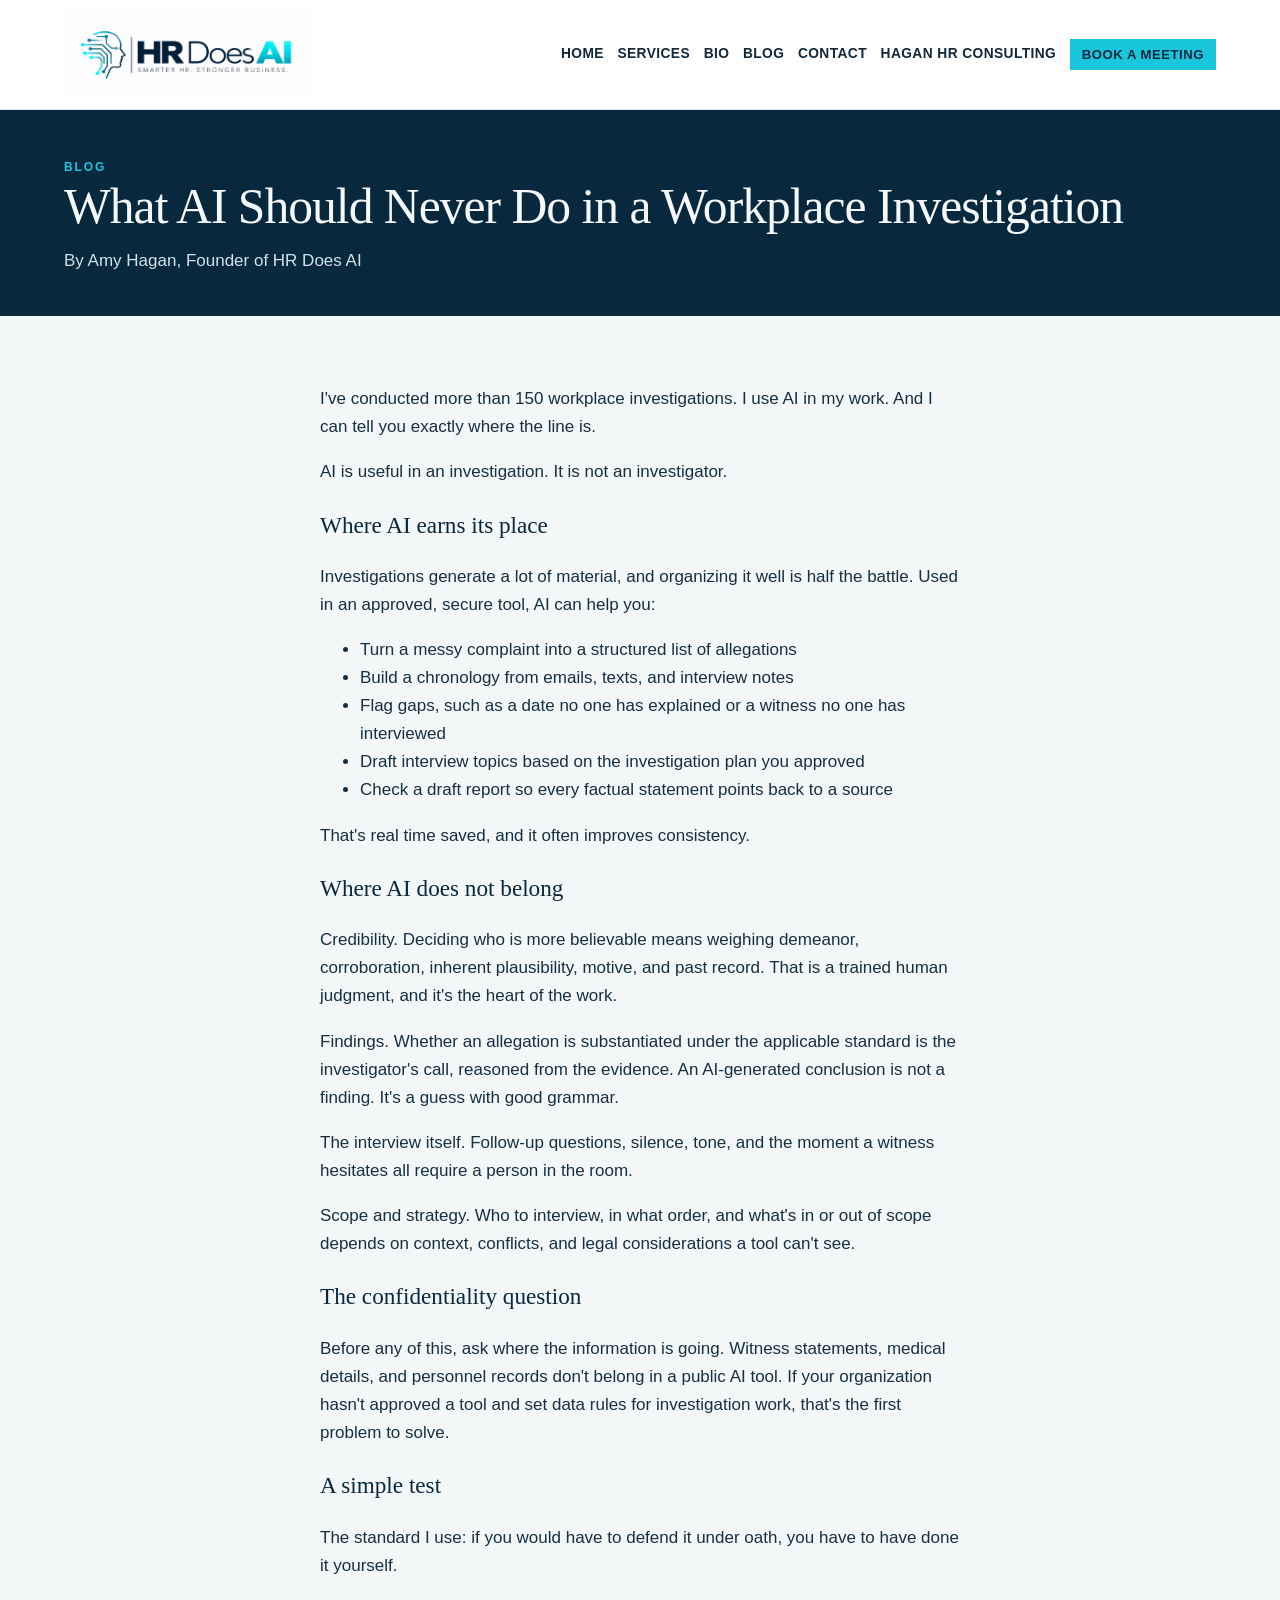
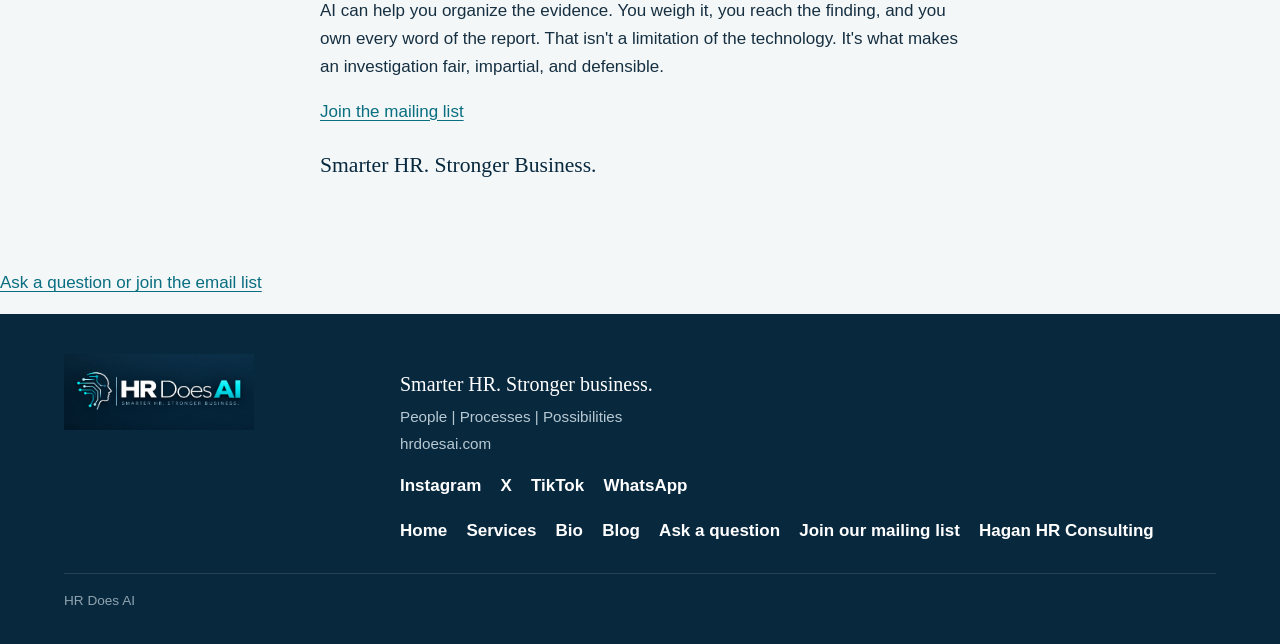
<file: blog/2026-10-06-what-ai-should-never-do-in-a-workplace-investigation.html>
<!DOCTYPE html>
<html lang="en">
<head>
  <meta charset="utf-8">
  <meta name="viewport" content="width=device-width, initial-scale=1">
  <title>What AI Should Never Do in a Workplace Investigation — HR Does AI</title>
  <link rel="icon" href="../assets/favicon.png">
  <meta name="description" content="AI is useful in an investigation. It is not an investigator.">
  <link rel="stylesheet" href="../css/styles.css">
</head>
<body>
<a class="skip" href="#main">Skip to content</a>
<header class="site-header">
  <div class="wrap header-inner">
    <a class="brand" href="../index.html">
      <img src="../assets/logo-light.png" alt="HR Does AI" width="2087" height="753">
    </a>
    <nav class="nav" aria-label="Primary">
      <a href="../index.html">Home</a>
      <a href="../services.html">Services</a>
      <a href="../bio.html">Bio</a>
      <a href="../blog/index.html">Blog</a>
      <a href="../ask.html">Contact</a>
      <a href="https://www.haganhrconsulting.com" target="_blank" rel="noopener">Hagan HR Consulting</a>
      <a class="book" href="https://calendar.app.google/K9KdX9SN5rh2y79n6">Book a meeting</a>
    </nav>
  </div>
</header>
<main id="main">
  <header class="page-hero">
    <div class="wrap">
      <p class="eyebrow">Blog</p>
      <h1>What AI Should Never Do in a Workplace Investigation</h1>
      <p>By Amy Hagan, Founder of HR Does AI</p>
    </div>
  </header>
  <div class="page">
    <div class="wrap prose">
      <p>I've conducted more than 150 workplace investigations. I use AI in my work. And I can tell you exactly where the line is.</p>
      <p>AI is useful in an investigation. It is not an investigator.</p>
      <h2>Where AI earns its place</h2>
      <p>Investigations generate a lot of material, and organizing it well is half the battle. Used in an approved, secure tool, AI can help you:</p>
      <ul>
        <li>Turn a messy complaint into a structured list of allegations</li>
        <li>Build a chronology from emails, texts, and interview notes</li>
        <li>Flag gaps, such as a date no one has explained or a witness no one has interviewed</li>
        <li>Draft interview topics based on the investigation plan you approved</li>
        <li>Check a draft report so every factual statement points back to a source</li>
      </ul>
      <p>That's real time saved, and it often improves consistency.</p>
      <h2>Where AI does not belong</h2>
      <p>Credibility. Deciding who is more believable means weighing demeanor, corroboration, inherent plausibility, motive, and past record. That is a trained human judgment, and it's the heart of the work.</p>
      <p>Findings. Whether an allegation is substantiated under the applicable standard is the investigator's call, reasoned from the evidence. An AI-generated conclusion is not a finding. It's a guess with good grammar.</p>
      <p>The interview itself. Follow-up questions, silence, tone, and the moment a witness hesitates all require a person in the room.</p>
      <p>Scope and strategy. Who to interview, in what order, and what's in or out of scope depends on context, conflicts, and legal considerations a tool can't see.</p>
      <h2>The confidentiality question</h2>
      <p>Before any of this, ask where the information is going. Witness statements, medical details, and personnel records don't belong in a public AI tool. If your organization hasn't approved a tool and set data rules for investigation work, that's the first problem to solve.</p>
      <h2>A simple test</h2>
      <p>The standard I use: if you would have to defend it under oath, you have to have done it yourself.</p>
      <p>AI can help you organize the evidence. You weigh it, you reach the finding, and you own every word of the report. That isn't a limitation of the technology. It's what makes an investigation fair, impartial, and defensible.</p>
      <p><a href="https://forms.gle/qsinpLfDL5gjN5gV7">Join the mailing list</a></p>
      <p class="principle-inline">Smarter HR. Stronger Business.</p>
    </div>
  </div>
</main>
<p><a href="https://forms.gle/qsinpLfDL5gjN5gV7">Ask a question or join the email list</a></p>
<footer class="site-footer">
  <div class="wrap footer-grid">
    <img class="footer-logo" src="../assets/logo-navy.png" alt="HR Does AI. Smarter HR. Stronger business." width="1983" height="793">
    <div>
      <p class="tagline">Smarter HR. Stronger business.</p>
      <p class="secondary">People | Processes | Possibilities</p>
      <p class="domain">hrdoesai.com</p>
      <nav class="footer-nav social" aria-label="Social">
        <a href="https://www.instagram.com/hrdoesai/" target="_blank" rel="noopener">Instagram</a>
        <a href="https://x.com/HRDoesAI" target="_blank" rel="noopener">X</a>
        <a href="https://www.tiktok.com/@hr.does.ai" target="_blank" rel="noopener">TikTok</a>
        <a href="https://wa.me/qr/SKGPAYYTKLEHL1?s=p" target="_blank" rel="noopener">WhatsApp</a>
      </nav>
      <nav class="footer-nav" aria-label="Footer">
        <a href="../index.html">Home</a>
        <a href="../services.html">Services</a>
        <a href="../bio.html">Bio</a>
        <a href="../blog/index.html">Blog</a>
      <a href="../ask.html">Ask a question</a>
      <a href="../list.html">Join our mailing list</a>
      <a href="https://www.haganhrconsulting.com" target="_blank" rel="noopener">Hagan HR Consulting</a>
      </nav>
    </div>
  </div>
  <div class="wrap">
    <p class="legal">HR Does AI</p>
  </div>
</footer>
<script>
(function () {
  var url = location.origin + location.pathname;
  if (url.indexOf("http") !== 0) return;
  var img = new Image();
  img.src = "https://librecounter.org/count?url=" + encodeURIComponent(url) + "&userAgent=" + encodeURIComponent(navigator.userAgent || "unknown");
})();
</script>
</body>
</html>
</file>
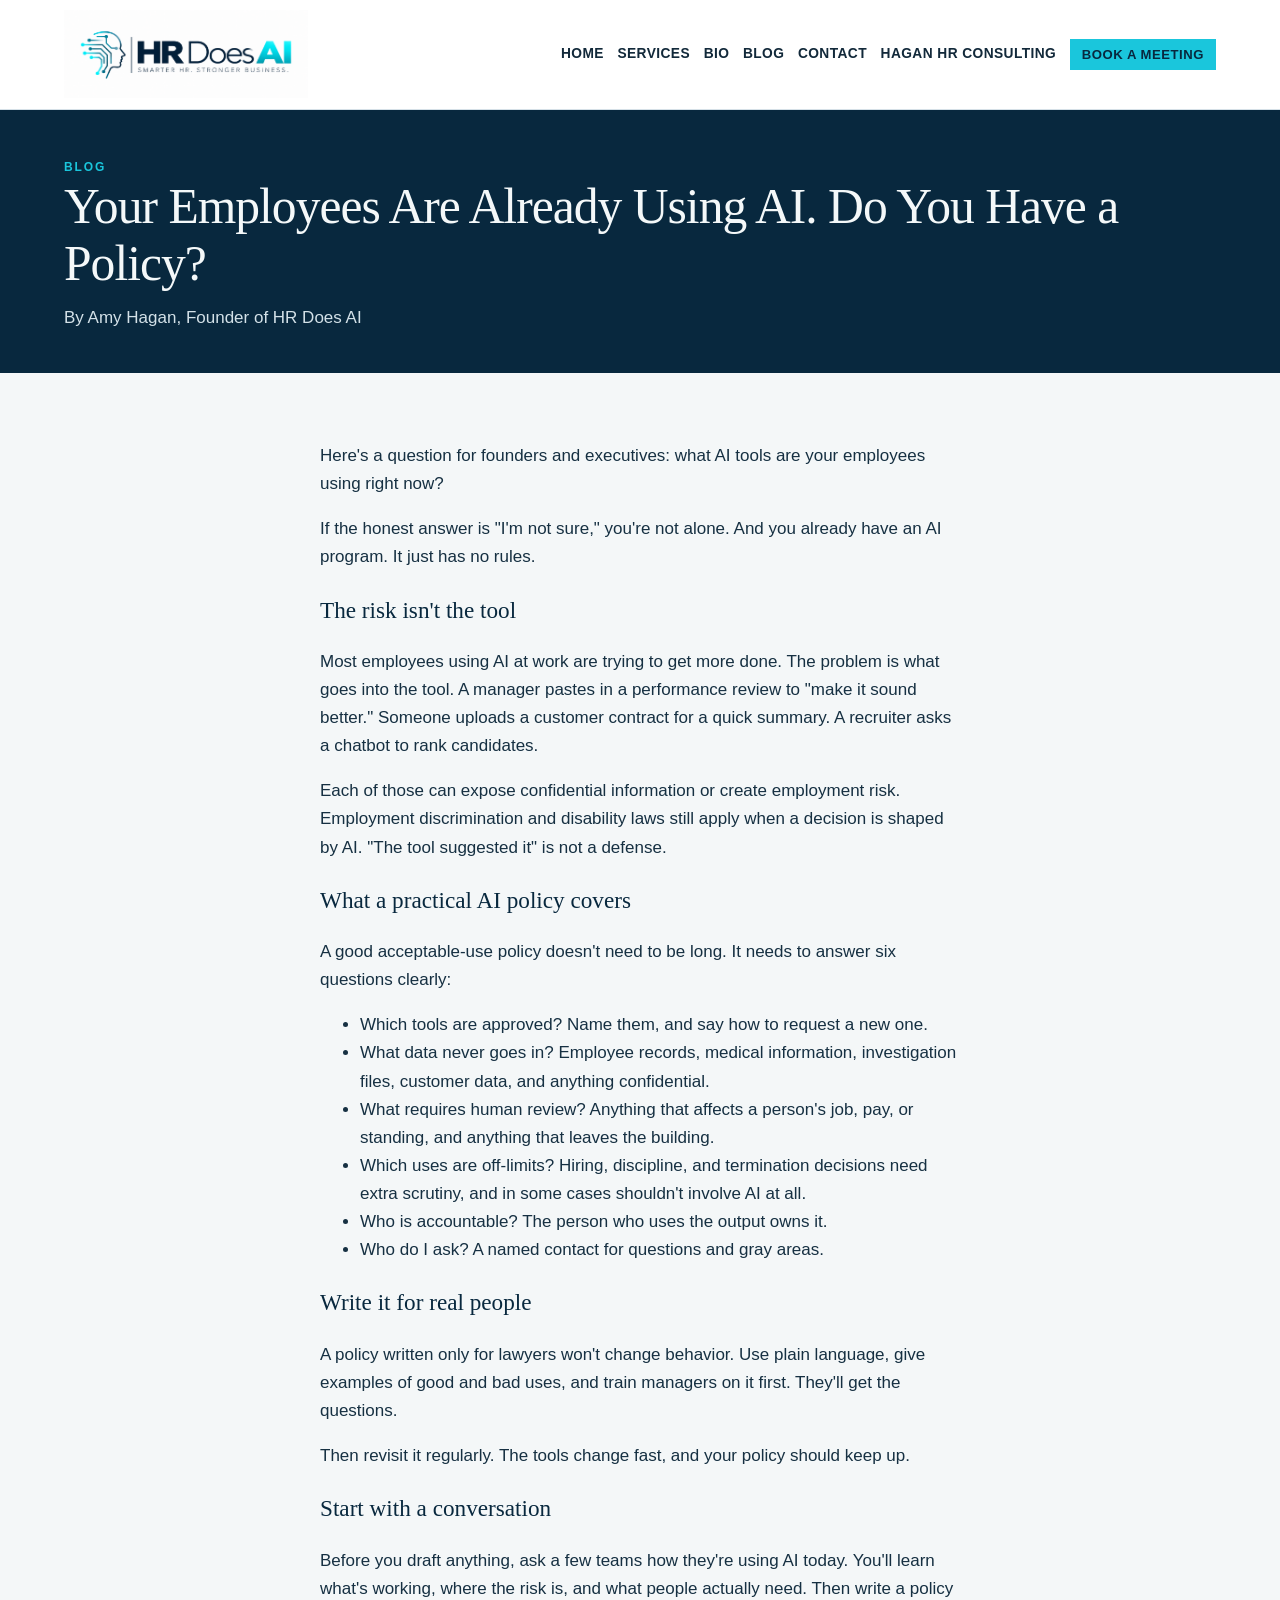
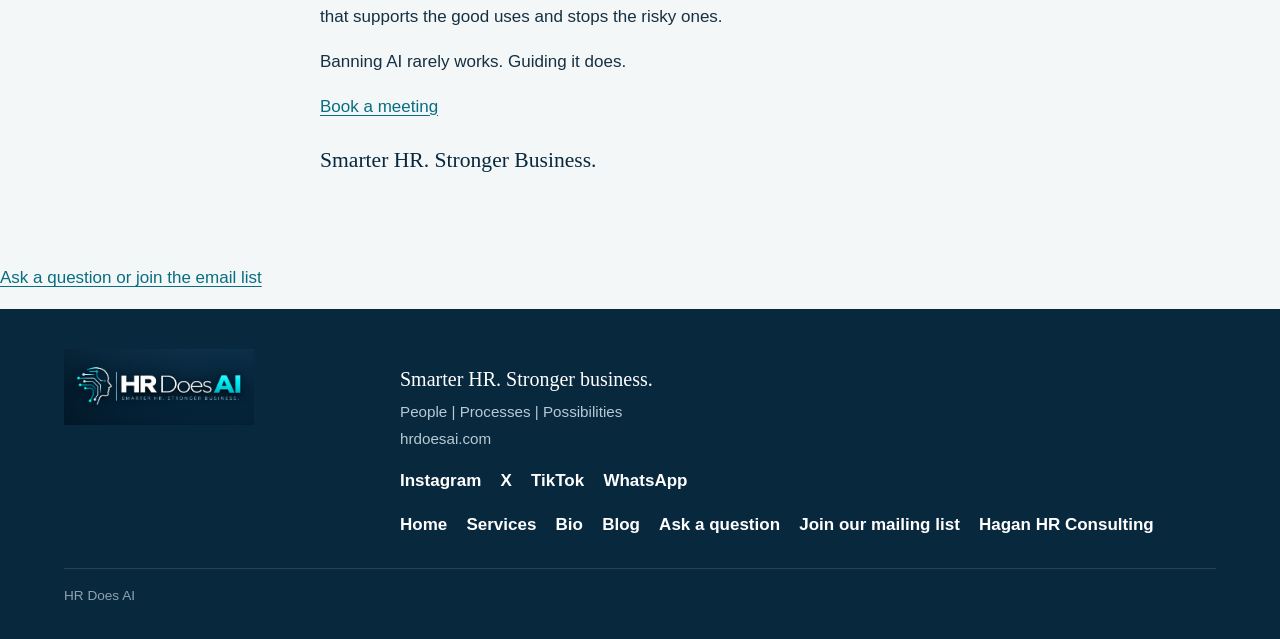
<file: blog/2026-10-07-your-employees-are-already-using-ai.html>
<!DOCTYPE html>
<html lang="en">
<head>
  <meta charset="utf-8">
  <meta name="viewport" content="width=device-width, initial-scale=1">
  <title>Your Employees Are Already Using AI. Do You Have a Policy? — HR Does AI</title>
  <link rel="icon" href="../assets/favicon.png">
  <meta name="description" content="If the honest answer is &quot;I'm not sure,&quot; you already have an AI program. It just has no rules.">
  <link rel="stylesheet" href="../css/styles.css">
</head>
<body>
<a class="skip" href="#main">Skip to content</a>
<header class="site-header">
  <div class="wrap header-inner">
    <a class="brand" href="../index.html">
      <img src="../assets/logo-light.png" alt="HR Does AI" width="2087" height="753">
    </a>
    <nav class="nav" aria-label="Primary">
      <a href="../index.html">Home</a>
      <a href="../services.html">Services</a>
      <a href="../bio.html">Bio</a>
      <a href="../blog/index.html">Blog</a>
      <a href="../ask.html">Contact</a>
      <a href="https://www.haganhrconsulting.com" target="_blank" rel="noopener">Hagan HR Consulting</a>
      <a class="book" href="https://calendar.app.google/K9KdX9SN5rh2y79n6">Book a meeting</a>
    </nav>
  </div>
</header>
<main id="main">
  <header class="page-hero">
    <div class="wrap">
      <p class="eyebrow">Blog</p>
      <h1>Your Employees Are Already Using AI. Do You Have a Policy?</h1>
      <p>By Amy Hagan, Founder of HR Does AI</p>
    </div>
  </header>
  <div class="page">
    <div class="wrap prose">
      <p>Here's a question for founders and executives: what AI tools are your employees using right now?</p>
      <p>If the honest answer is "I'm not sure," you're not alone. And you already have an AI program. It just has no rules.</p>
      <h2>The risk isn't the tool</h2>
      <p>Most employees using AI at work are trying to get more done. The problem is what goes into the tool. A manager pastes in a performance review to "make it sound better." Someone uploads a customer contract for a quick summary. A recruiter asks a chatbot to rank candidates.</p>
      <p>Each of those can expose confidential information or create employment risk. Employment discrimination and disability laws still apply when a decision is shaped by AI. "The tool suggested it" is not a defense.</p>
      <h2>What a practical AI policy covers</h2>
      <p>A good acceptable-use policy doesn't need to be long. It needs to answer six questions clearly:</p>
      <ul>
        <li>Which tools are approved? Name them, and say how to request a new one.</li>
        <li>What data never goes in? Employee records, medical information, investigation files, customer data, and anything confidential.</li>
        <li>What requires human review? Anything that affects a person's job, pay, or standing, and anything that leaves the building.</li>
        <li>Which uses are off-limits? Hiring, discipline, and termination decisions need extra scrutiny, and in some cases shouldn't involve AI at all.</li>
        <li>Who is accountable? The person who uses the output owns it.</li>
        <li>Who do I ask? A named contact for questions and gray areas.</li>
      </ul>
      <h2>Write it for real people</h2>
      <p>A policy written only for lawyers won't change behavior. Use plain language, give examples of good and bad uses, and train managers on it first. They'll get the questions.</p>
      <p>Then revisit it regularly. The tools change fast, and your policy should keep up.</p>
      <h2>Start with a conversation</h2>
      <p>Before you draft anything, ask a few teams how they're using AI today. You'll learn what's working, where the risk is, and what people actually need. Then write a policy that supports the good uses and stops the risky ones.</p>
      <p>Banning AI rarely works. Guiding it does.</p>
      <p><a href="https://calendar.app.google/K9KdX9SN5rh2y79n6">Book a meeting</a></p>
      <p class="principle-inline">Smarter HR. Stronger Business.</p>
    </div>
  </div>
</main>
<p><a href="https://forms.gle/qsinpLfDL5gjN5gV7">Ask a question or join the email list</a></p>
<footer class="site-footer">
  <div class="wrap footer-grid">
    <img class="footer-logo" src="../assets/logo-navy.png" alt="HR Does AI. Smarter HR. Stronger business." width="1983" height="793">
    <div>
      <p class="tagline">Smarter HR. Stronger business.</p>
      <p class="secondary">People | Processes | Possibilities</p>
      <p class="domain">hrdoesai.com</p>
      <nav class="footer-nav social" aria-label="Social">
        <a href="https://www.instagram.com/hrdoesai/" target="_blank" rel="noopener">Instagram</a>
        <a href="https://x.com/HRDoesAI" target="_blank" rel="noopener">X</a>
        <a href="https://www.tiktok.com/@hr.does.ai" target="_blank" rel="noopener">TikTok</a>
        <a href="https://wa.me/qr/SKGPAYYTKLEHL1?s=p" target="_blank" rel="noopener">WhatsApp</a>
      </nav>
      <nav class="footer-nav" aria-label="Footer">
        <a href="../index.html">Home</a>
        <a href="../services.html">Services</a>
        <a href="../bio.html">Bio</a>
        <a href="../blog/index.html">Blog</a>
      <a href="../ask.html">Ask a question</a>
      <a href="../list.html">Join our mailing list</a>
      <a href="https://www.haganhrconsulting.com" target="_blank" rel="noopener">Hagan HR Consulting</a>
      </nav>
    </div>
  </div>
  <div class="wrap">
    <p class="legal">HR Does AI</p>
  </div>
</footer>
<script>
(function () {
  var url = location.origin + location.pathname;
  if (url.indexOf("http") !== 0) return;
  var img = new Image();
  img.src = "https://librecounter.org/count?url=" + encodeURIComponent(url) + "&userAgent=" + encodeURIComponent(navigator.userAgent || "unknown");
})();
</script>
</body>
</html>
</file>
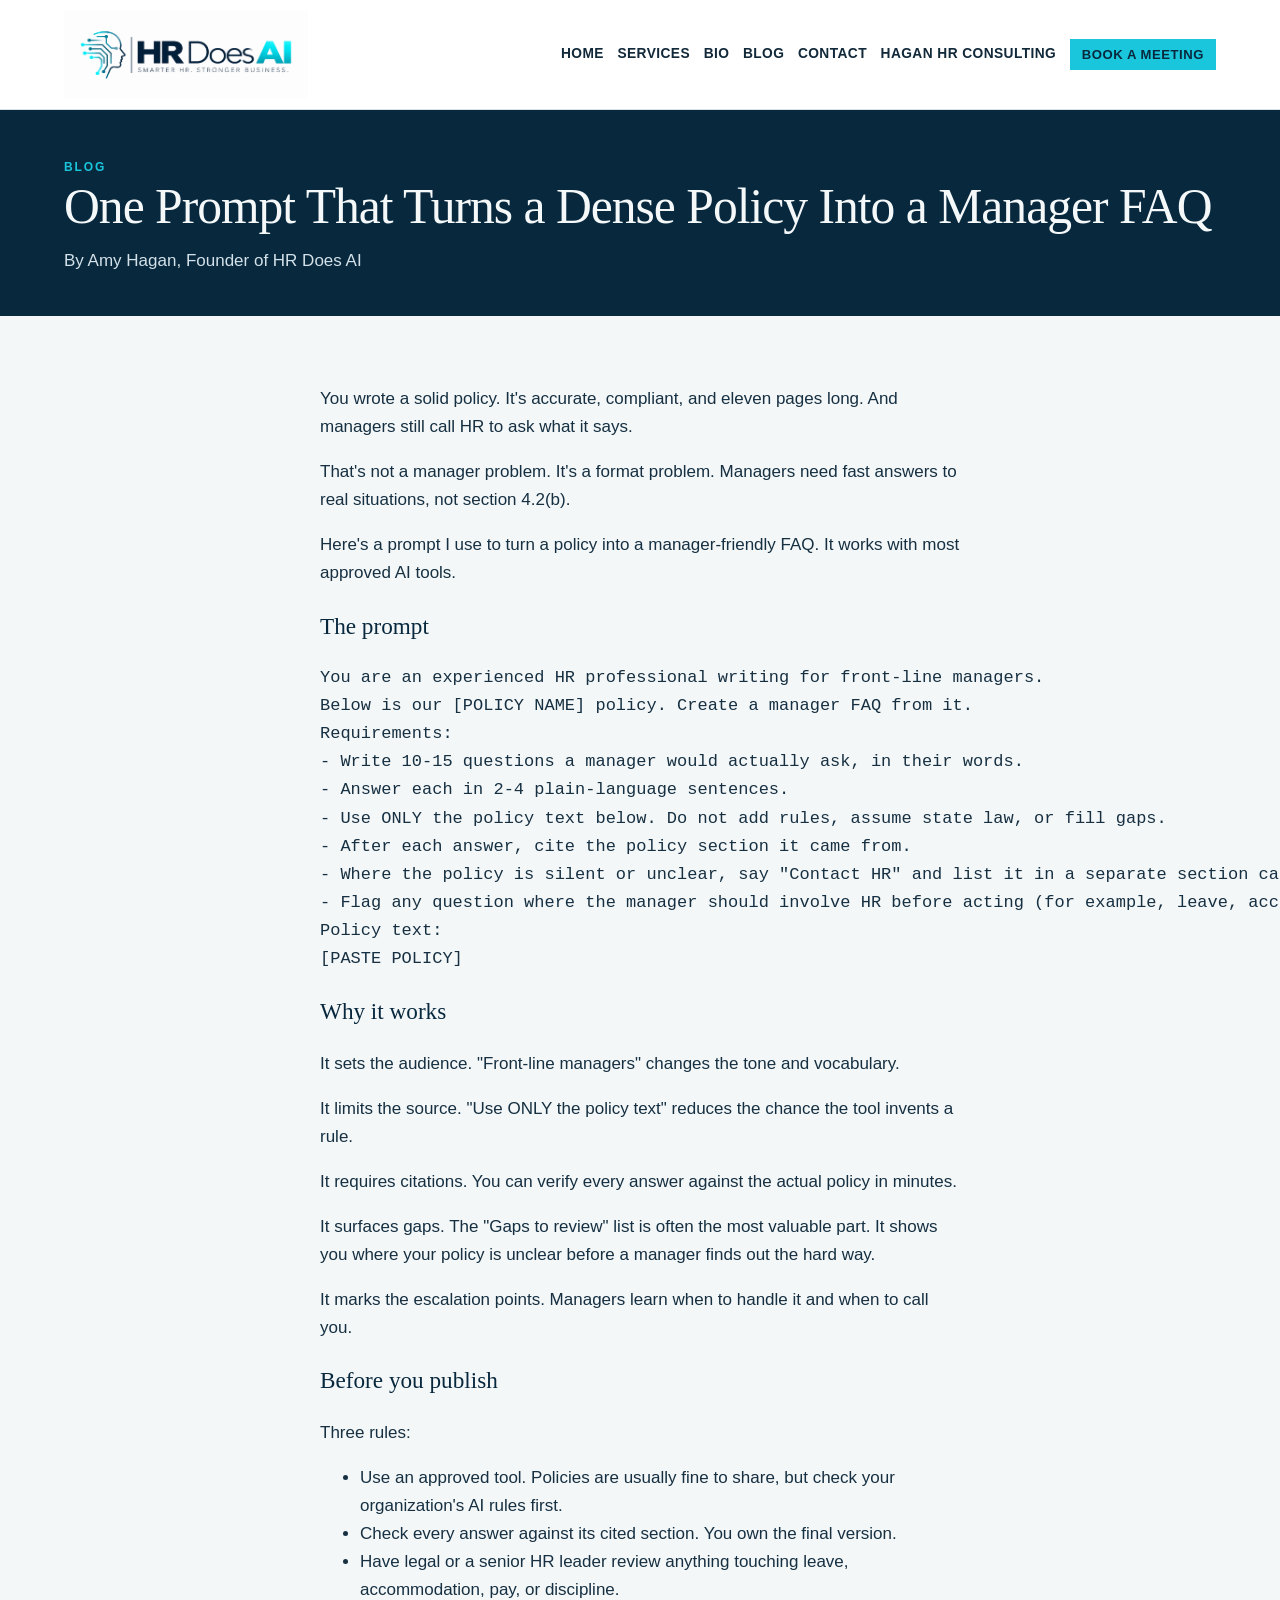
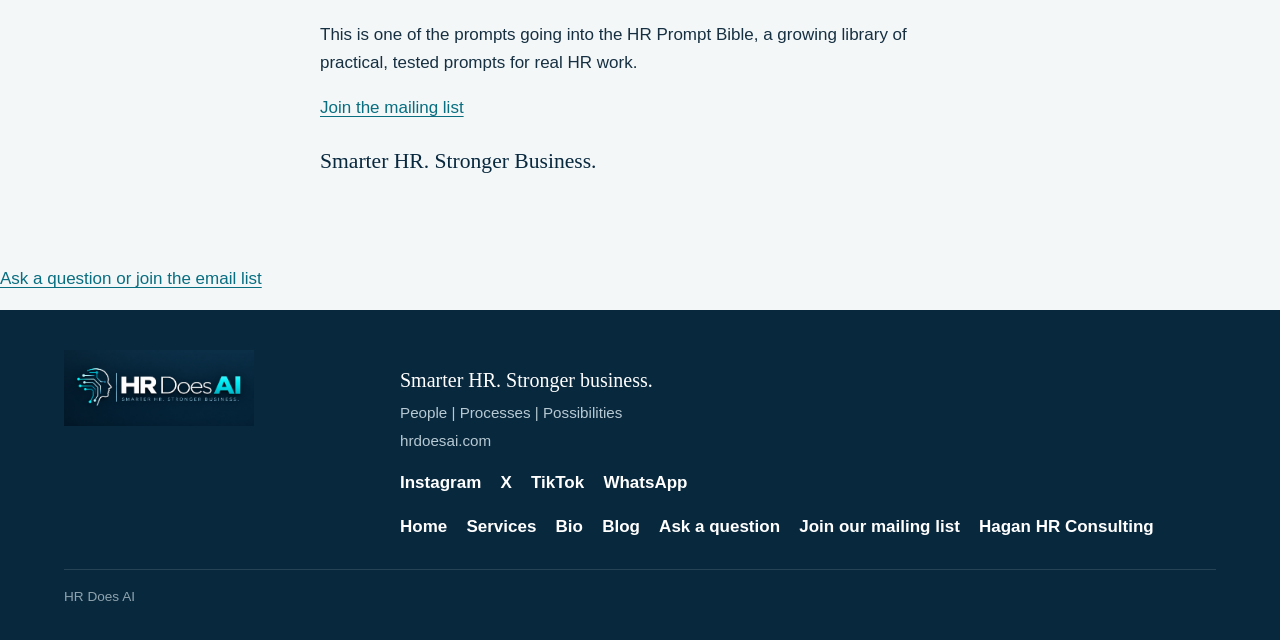
<file: blog/2026-10-08-one-prompt-that-turns-a-dense-policy-into-a-manager-faq.html>
<!DOCTYPE html>
<html lang="en">
<head>
  <meta charset="utf-8">
  <meta name="viewport" content="width=device-width, initial-scale=1">
  <title>One Prompt That Turns a Dense Policy Into a Manager FAQ — HR Does AI</title>
  <link rel="icon" href="../assets/favicon.png">
  <meta name="description" content="A prompt to turn a policy into a manager-friendly FAQ. It works with most approved AI tools.">
  <link rel="stylesheet" href="../css/styles.css">
</head>
<body>
<a class="skip" href="#main">Skip to content</a>
<header class="site-header">
  <div class="wrap header-inner">
    <a class="brand" href="../index.html">
      <img src="../assets/logo-light.png" alt="HR Does AI" width="2087" height="753">
    </a>
    <nav class="nav" aria-label="Primary">
      <a href="../index.html">Home</a>
      <a href="../services.html">Services</a>
      <a href="../bio.html">Bio</a>
      <a href="../blog/index.html">Blog</a>
      <a href="../ask.html">Contact</a>
      <a href="https://www.haganhrconsulting.com" target="_blank" rel="noopener">Hagan HR Consulting</a>
      <a class="book" href="https://calendar.app.google/K9KdX9SN5rh2y79n6">Book a meeting</a>
    </nav>
  </div>
</header>
<main id="main">
  <header class="page-hero">
    <div class="wrap">
      <p class="eyebrow">Blog</p>
      <h1>One Prompt That Turns a Dense Policy Into a Manager FAQ</h1>
      <p>By Amy Hagan, Founder of HR Does AI</p>
    </div>
  </header>
  <div class="page">
    <div class="wrap prose">
      <p>You wrote a solid policy. It's accurate, compliant, and eleven pages long. And managers still call HR to ask what it says.</p>
      <p>That's not a manager problem. It's a format problem. Managers need fast answers to real situations, not section 4.2(b).</p>
      <p>Here's a prompt I use to turn a policy into a manager-friendly FAQ. It works with most approved AI tools.</p>
      <h2>The prompt</h2>
      <pre>You are an experienced HR professional writing for front-line managers.
Below is our [POLICY NAME] policy. Create a manager FAQ from it.
Requirements:
- Write 10-15 questions a manager would actually ask, in their words.
- Answer each in 2-4 plain-language sentences.
- Use ONLY the policy text below. Do not add rules, assume state law, or fill gaps.
- After each answer, cite the policy section it came from.
- Where the policy is silent or unclear, say "Contact HR" and list it in a separate section called "Gaps to review."
- Flag any question where the manager should involve HR before acting (for example, leave, accommodation, discipline, or complaints).
Policy text:
[PASTE POLICY]</pre>
      <h2>Why it works</h2>
      <p>It sets the audience. "Front-line managers" changes the tone and vocabulary.</p>
      <p>It limits the source. "Use ONLY the policy text" reduces the chance the tool invents a rule.</p>
      <p>It requires citations. You can verify every answer against the actual policy in minutes.</p>
      <p>It surfaces gaps. The "Gaps to review" list is often the most valuable part. It shows you where your policy is unclear before a manager finds out the hard way.</p>
      <p>It marks the escalation points. Managers learn when to handle it and when to call you.</p>
      <h2>Before you publish</h2>
      <p>Three rules:</p>
      <ul>
        <li>Use an approved tool. Policies are usually fine to share, but check your organization's AI rules first.</li>
        <li>Check every answer against its cited section. You own the final version.</li>
        <li>Have legal or a senior HR leader review anything touching leave, accommodation, pay, or discipline.</li>
      </ul>
      <p>This is one of the prompts going into the HR Prompt Bible, a growing library of practical, tested prompts for real HR work.</p>
      <p><a href="https://forms.gle/qsinpLfDL5gjN5gV7">Join the mailing list</a></p>
      <p class="principle-inline">Smarter HR. Stronger Business.</p>
    </div>
  </div>
</main>
<p><a href="https://forms.gle/qsinpLfDL5gjN5gV7">Ask a question or join the email list</a></p>
<footer class="site-footer">
  <div class="wrap footer-grid">
    <img class="footer-logo" src="../assets/logo-navy.png" alt="HR Does AI. Smarter HR. Stronger business." width="1983" height="793">
    <div>
      <p class="tagline">Smarter HR. Stronger business.</p>
      <p class="secondary">People | Processes | Possibilities</p>
      <p class="domain">hrdoesai.com</p>
      <nav class="footer-nav social" aria-label="Social">
        <a href="https://www.instagram.com/hrdoesai/" target="_blank" rel="noopener">Instagram</a>
        <a href="https://x.com/HRDoesAI" target="_blank" rel="noopener">X</a>
        <a href="https://www.tiktok.com/@hr.does.ai" target="_blank" rel="noopener">TikTok</a>
        <a href="https://wa.me/qr/SKGPAYYTKLEHL1?s=p" target="_blank" rel="noopener">WhatsApp</a>
      </nav>
      <nav class="footer-nav" aria-label="Footer">
        <a href="../index.html">Home</a>
        <a href="../services.html">Services</a>
        <a href="../bio.html">Bio</a>
        <a href="../blog/index.html">Blog</a>
      <a href="../ask.html">Ask a question</a>
      <a href="../list.html">Join our mailing list</a>
      <a href="https://www.haganhrconsulting.com" target="_blank" rel="noopener">Hagan HR Consulting</a>
      </nav>
    </div>
  </div>
  <div class="wrap">
    <p class="legal">HR Does AI</p>
  </div>
</footer>
<script>
(function () {
  var url = location.origin + location.pathname;
  if (url.indexOf("http") !== 0) return;
  var img = new Image();
  img.src = "https://librecounter.org/count?url=" + encodeURIComponent(url) + "&userAgent=" + encodeURIComponent(navigator.userAgent || "unknown");
})();
</script>
</body>
</html>
</file>
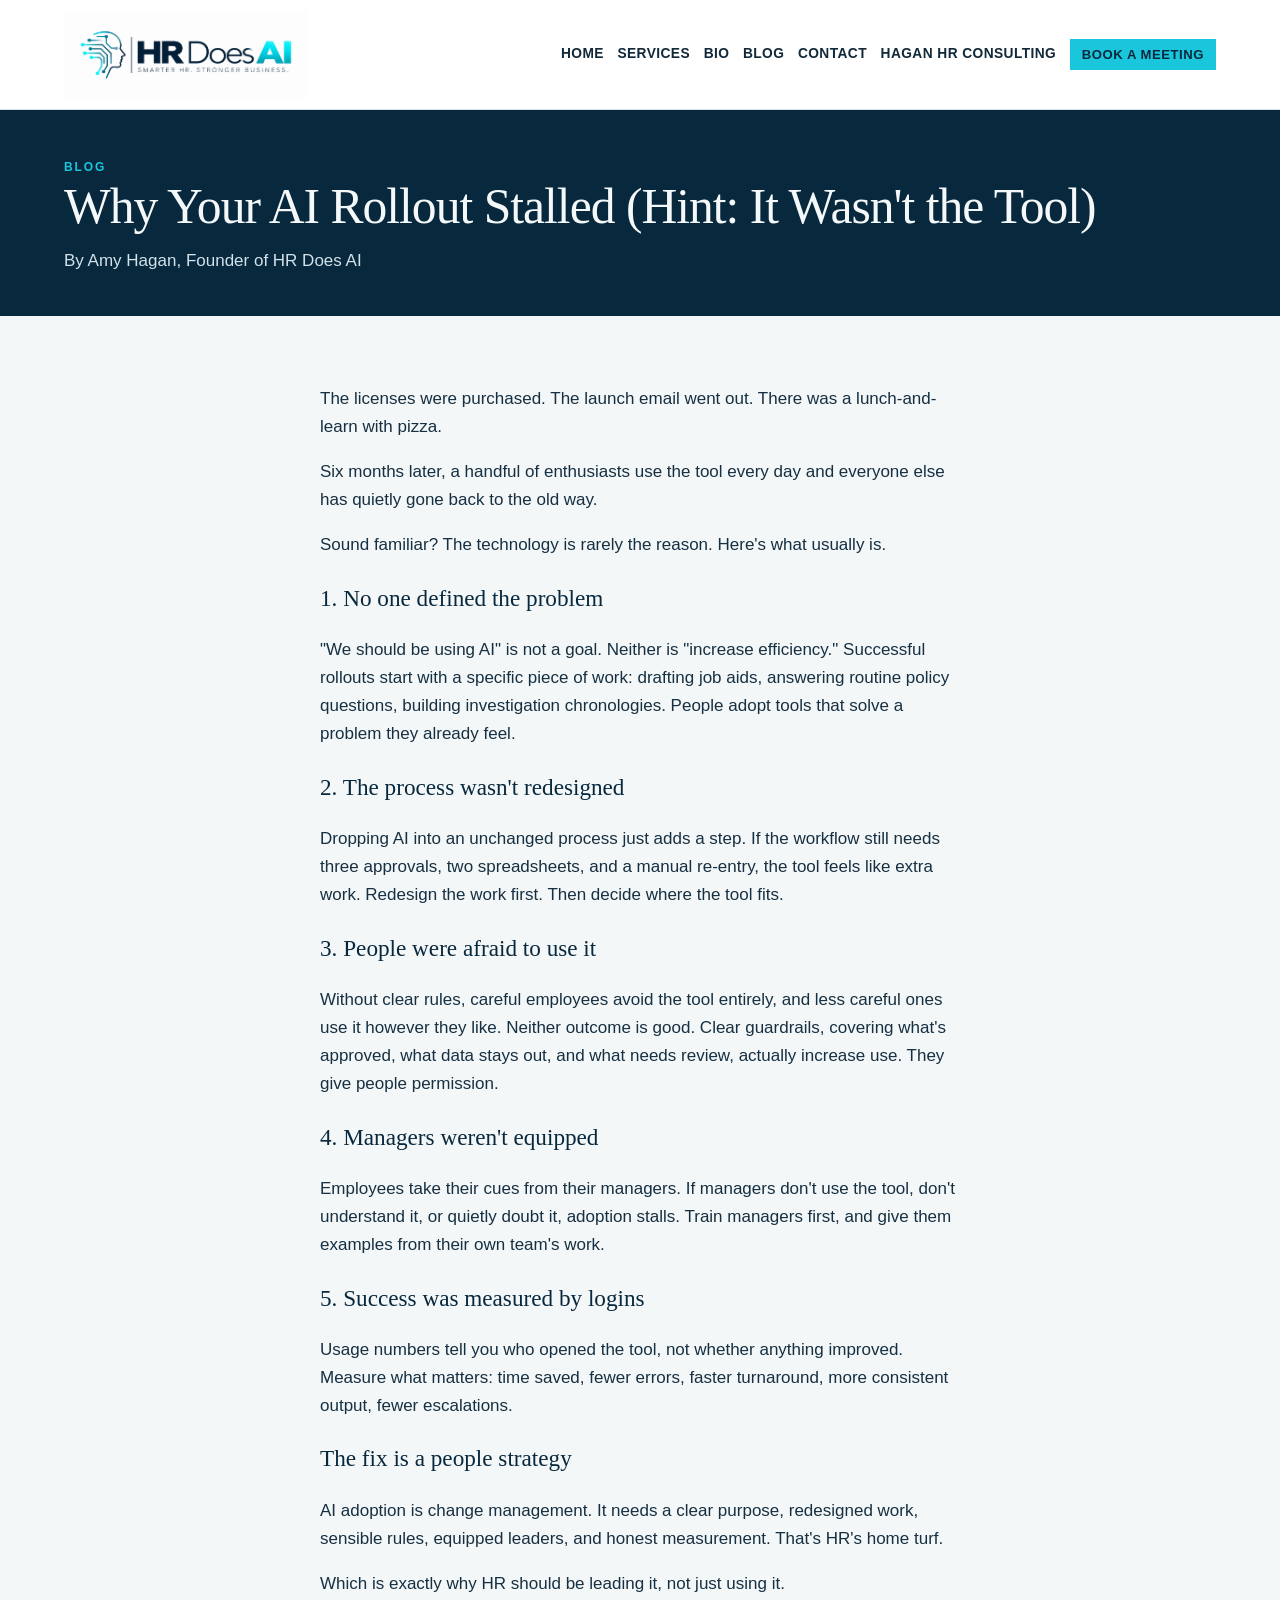
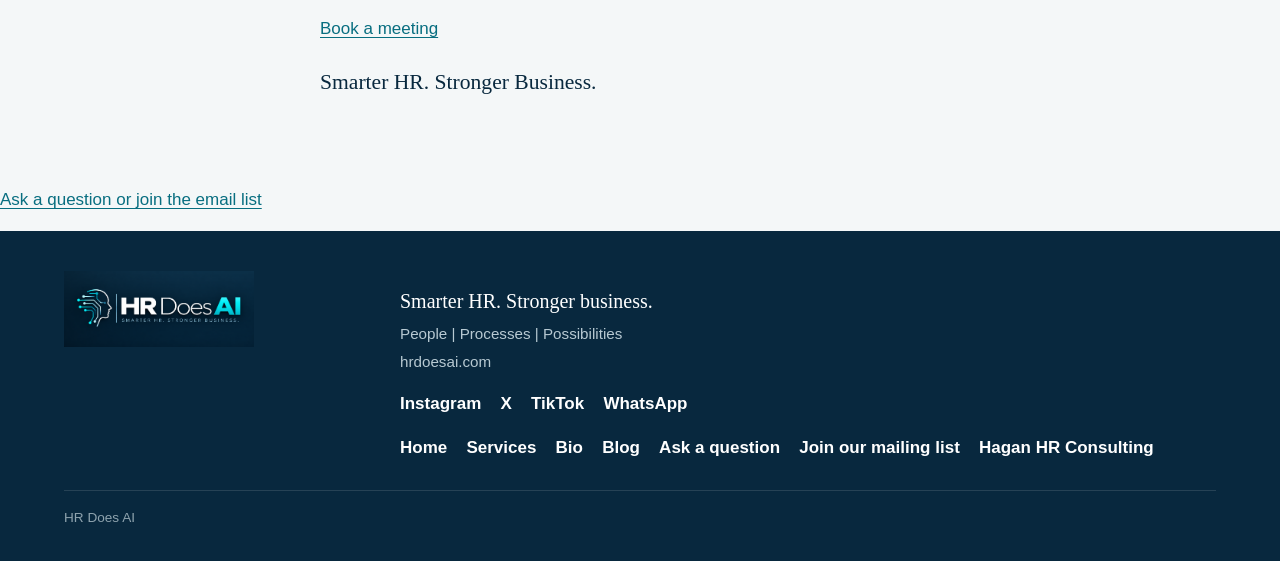
<file: blog/2026-10-09-why-your-ai-rollout-stalled.html>
<!DOCTYPE html>
<html lang="en">
<head>
  <meta charset="utf-8">
  <meta name="viewport" content="width=device-width, initial-scale=1">
  <title>Why Your AI Rollout Stalled (Hint: It Wasn't the Tool) — HR Does AI</title>
  <link rel="icon" href="../assets/favicon.png">
  <meta name="description" content="Six months after the launch, most people have gone back to the old way. The technology is rarely the reason.">
  <link rel="stylesheet" href="../css/styles.css">
</head>
<body>
<a class="skip" href="#main">Skip to content</a>
<header class="site-header">
  <div class="wrap header-inner">
    <a class="brand" href="../index.html">
      <img src="../assets/logo-light.png" alt="HR Does AI" width="2087" height="753">
    </a>
    <nav class="nav" aria-label="Primary">
      <a href="../index.html">Home</a>
      <a href="../services.html">Services</a>
      <a href="../bio.html">Bio</a>
      <a href="../blog/index.html">Blog</a>
      <a href="../ask.html">Contact</a>
      <a href="https://www.haganhrconsulting.com" target="_blank" rel="noopener">Hagan HR Consulting</a>
      <a class="book" href="https://calendar.app.google/K9KdX9SN5rh2y79n6">Book a meeting</a>
    </nav>
  </div>
</header>
<main id="main">
  <header class="page-hero">
    <div class="wrap">
      <p class="eyebrow">Blog</p>
      <h1>Why Your AI Rollout Stalled (Hint: It Wasn't the Tool)</h1>
      <p>By Amy Hagan, Founder of HR Does AI</p>
    </div>
  </header>
  <div class="page">
    <div class="wrap prose">
      <p>The licenses were purchased. The launch email went out. There was a lunch-and-learn with pizza.</p>
      <p>Six months later, a handful of enthusiasts use the tool every day and everyone else has quietly gone back to the old way.</p>
      <p>Sound familiar? The technology is rarely the reason. Here's what usually is.</p>
      <h2>1. No one defined the problem</h2>
      <p>"We should be using AI" is not a goal. Neither is "increase efficiency." Successful rollouts start with a specific piece of work: drafting job aids, answering routine policy questions, building investigation chronologies. People adopt tools that solve a problem they already feel.</p>
      <h2>2. The process wasn't redesigned</h2>
      <p>Dropping AI into an unchanged process just adds a step. If the workflow still needs three approvals, two spreadsheets, and a manual re-entry, the tool feels like extra work. Redesign the work first. Then decide where the tool fits.</p>
      <h2>3. People were afraid to use it</h2>
      <p>Without clear rules, careful employees avoid the tool entirely, and less careful ones use it however they like. Neither outcome is good. Clear guardrails, covering what's approved, what data stays out, and what needs review, actually increase use. They give people permission.</p>
      <h2>4. Managers weren't equipped</h2>
      <p>Employees take their cues from their managers. If managers don't use the tool, don't understand it, or quietly doubt it, adoption stalls. Train managers first, and give them examples from their own team's work.</p>
      <h2>5. Success was measured by logins</h2>
      <p>Usage numbers tell you who opened the tool, not whether anything improved. Measure what matters: time saved, fewer errors, faster turnaround, more consistent output, fewer escalations.</p>
      <h2>The fix is a people strategy</h2>
      <p>AI adoption is change management. It needs a clear purpose, redesigned work, sensible rules, equipped leaders, and honest measurement. That's HR's home turf.</p>
      <p>Which is exactly why HR should be leading it, not just using it.</p>
      <p><a href="https://calendar.app.google/K9KdX9SN5rh2y79n6">Book a meeting</a></p>
      <p class="principle-inline">Smarter HR. Stronger Business.</p>
    </div>
  </div>
</main>
<p><a href="https://forms.gle/qsinpLfDL5gjN5gV7">Ask a question or join the email list</a></p>
<footer class="site-footer">
  <div class="wrap footer-grid">
    <img class="footer-logo" src="../assets/logo-navy.png" alt="HR Does AI. Smarter HR. Stronger business." width="1983" height="793">
    <div>
      <p class="tagline">Smarter HR. Stronger business.</p>
      <p class="secondary">People | Processes | Possibilities</p>
      <p class="domain">hrdoesai.com</p>
      <nav class="footer-nav social" aria-label="Social">
        <a href="https://www.instagram.com/hrdoesai/" target="_blank" rel="noopener">Instagram</a>
        <a href="https://x.com/HRDoesAI" target="_blank" rel="noopener">X</a>
        <a href="https://www.tiktok.com/@hr.does.ai" target="_blank" rel="noopener">TikTok</a>
        <a href="https://wa.me/qr/SKGPAYYTKLEHL1?s=p" target="_blank" rel="noopener">WhatsApp</a>
      </nav>
      <nav class="footer-nav" aria-label="Footer">
        <a href="../index.html">Home</a>
        <a href="../services.html">Services</a>
        <a href="../bio.html">Bio</a>
        <a href="../blog/index.html">Blog</a>
      <a href="../ask.html">Ask a question</a>
      <a href="../list.html">Join our mailing list</a>
      <a href="https://www.haganhrconsulting.com" target="_blank" rel="noopener">Hagan HR Consulting</a>
      </nav>
    </div>
  </div>
  <div class="wrap">
    <p class="legal">HR Does AI</p>
  </div>
</footer>
<script>
(function () {
  var url = location.origin + location.pathname;
  if (url.indexOf("http") !== 0) return;
  var img = new Image();
  img.src = "https://librecounter.org/count?url=" + encodeURIComponent(url) + "&userAgent=" + encodeURIComponent(navigator.userAgent || "unknown");
})();
</script>
</body>
</html>
</file>
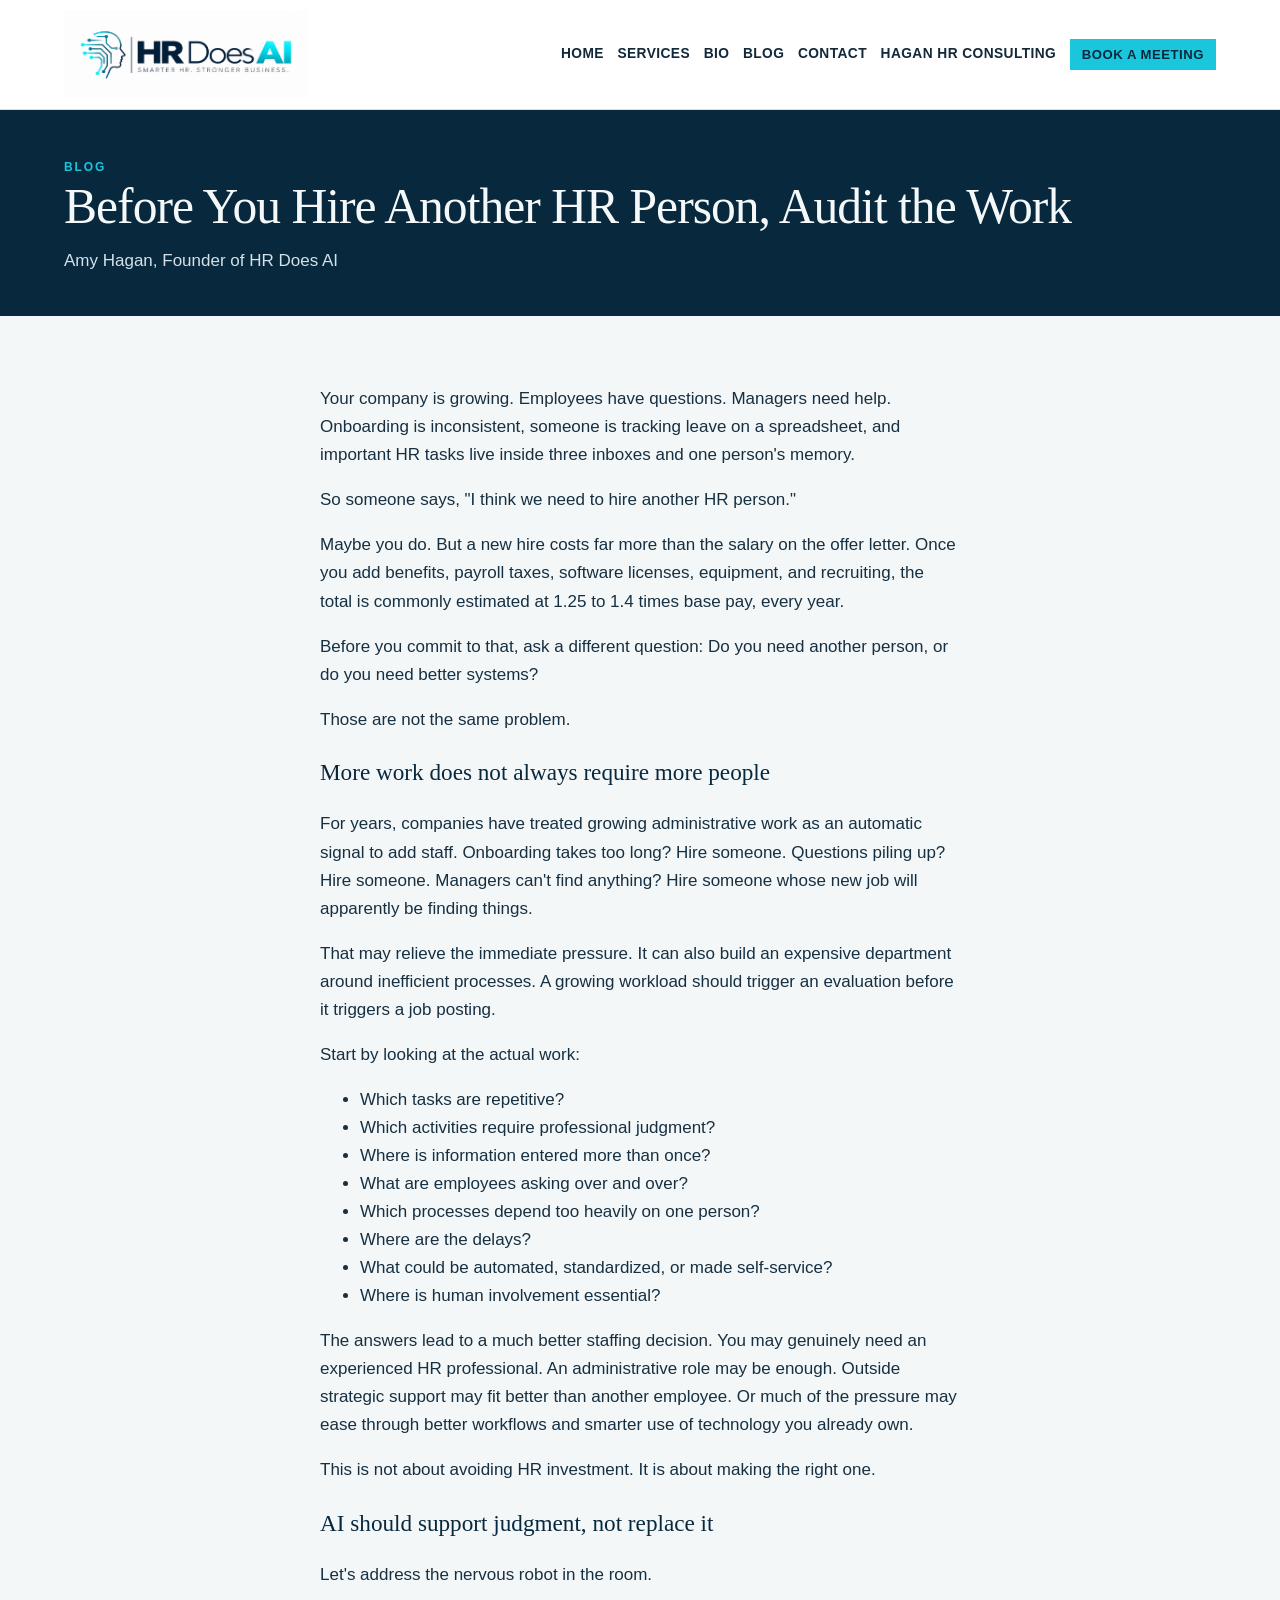
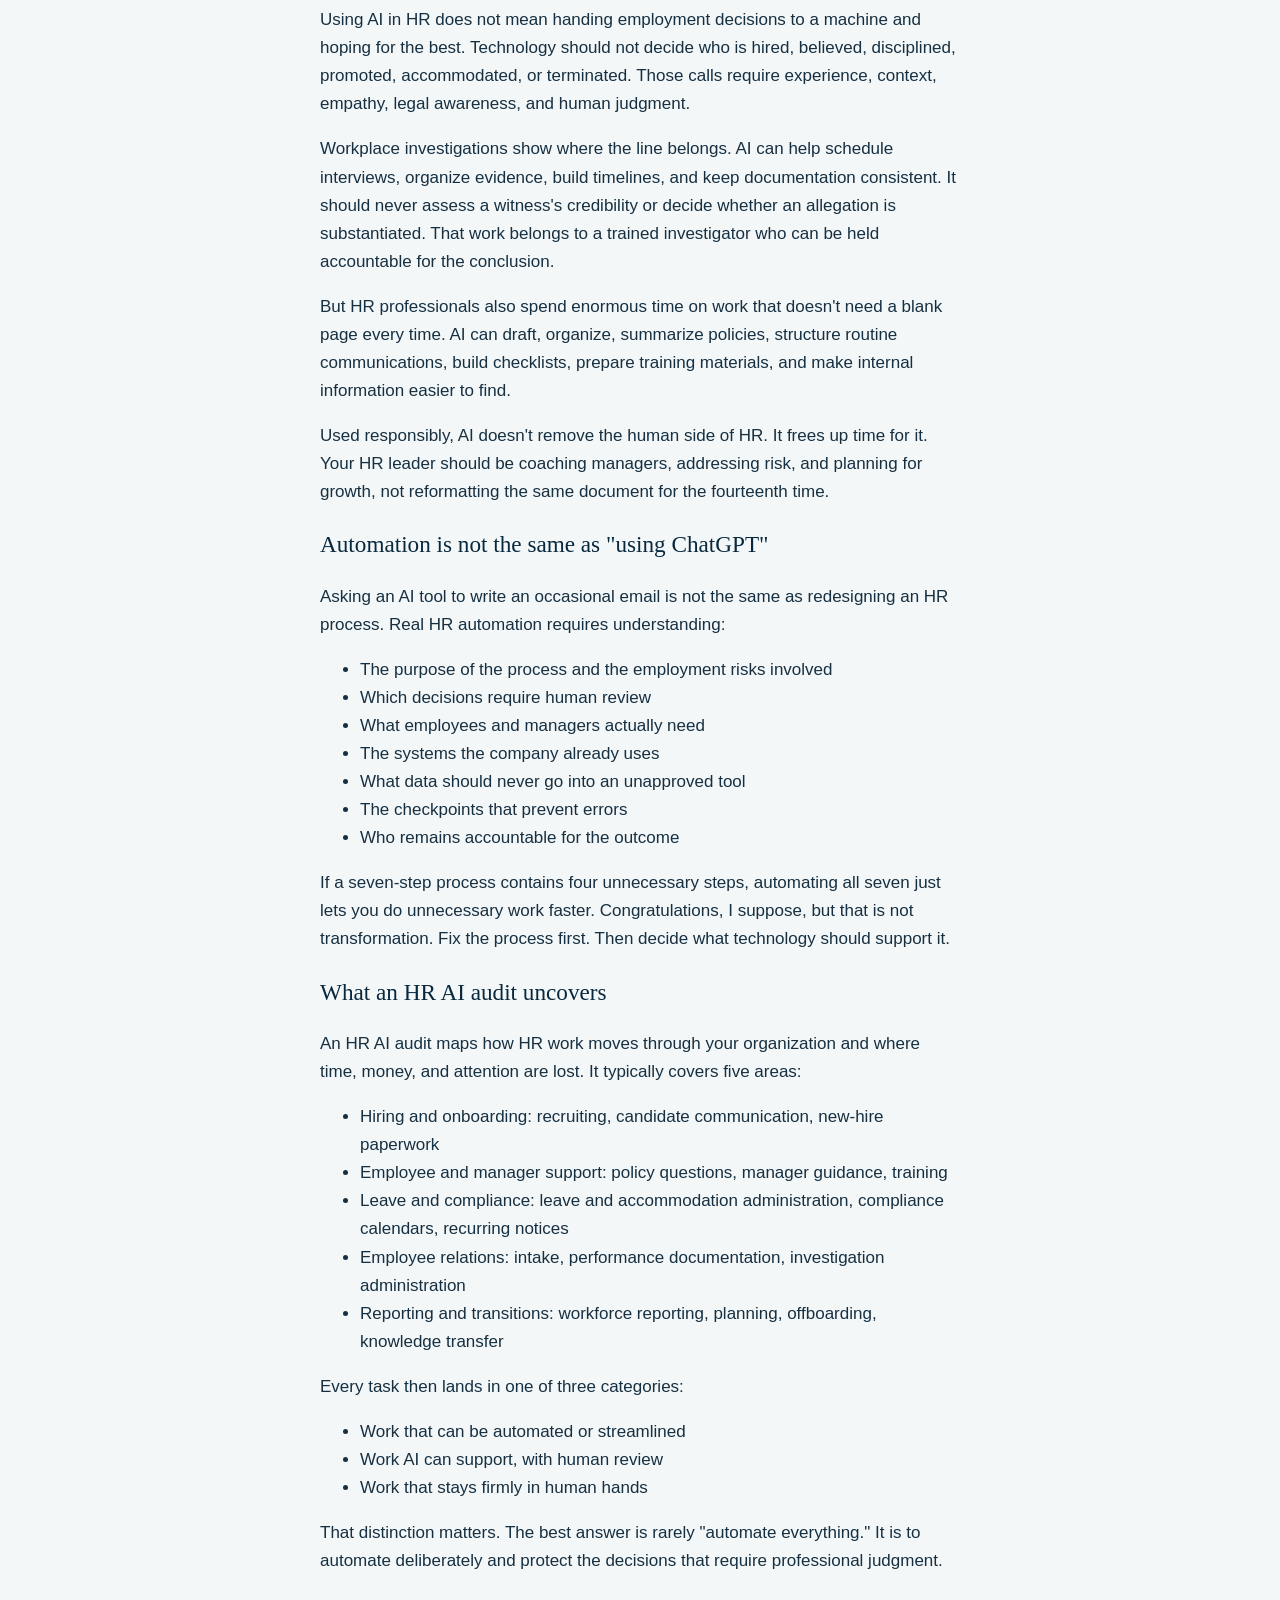
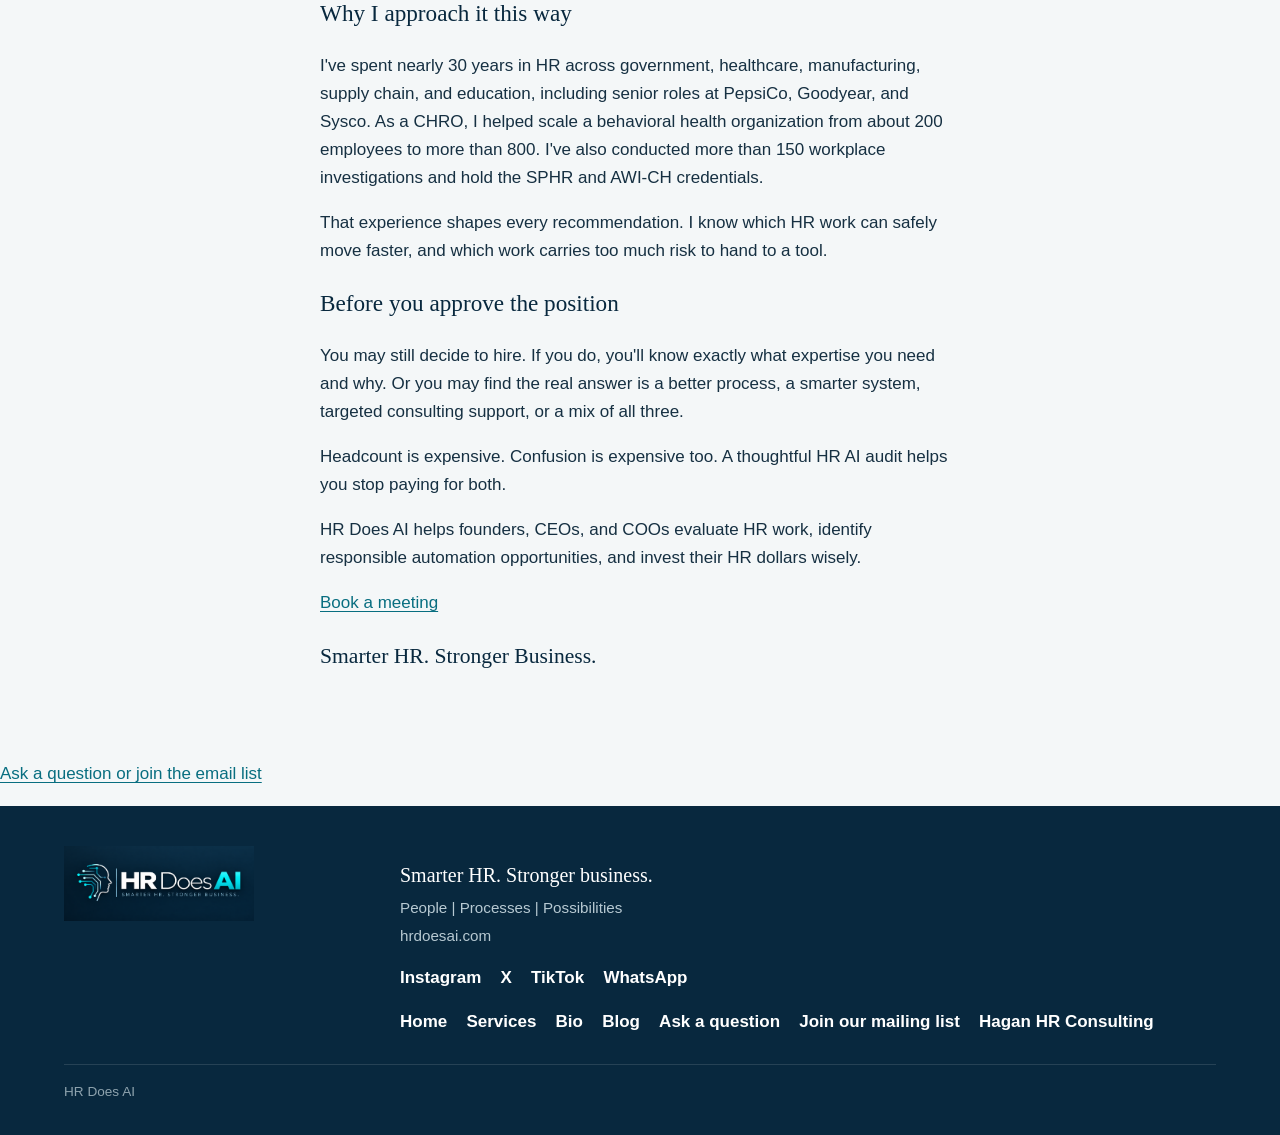
<file: blog/before-you-hire.html>
<!DOCTYPE html>
<html lang="en">
<head>
  <meta charset="utf-8">
  <meta name="viewport" content="width=device-width, initial-scale=1">
  <title>Before You Hire Another HR Person, Audit the Work — HR Does AI</title>
  <link rel="icon" href="../assets/favicon.png">
  <meta name="description" content="A growing workload should trigger an evaluation before it triggers a job posting. Amy Hagan on auditing HR work before the next hire.">
  <link rel="stylesheet" href="../css/styles.css">
</head>
<body>
<a class="skip" href="#main">Skip to content</a>
<header class="site-header">
  <div class="wrap header-inner">
    <a class="brand" href="../index.html">
      <img src="../assets/logo-light.png" alt="HR Does AI" width="2087" height="753">
    </a>
    <nav class="nav" aria-label="Primary">
      <a href="../index.html">Home</a>
      <a href="../services.html">Services</a>
      <a href="../bio.html">Bio</a>
      <a href="../blog/index.html">Blog</a>
      <a href="../ask.html">Contact</a>
      <a href="https://www.haganhrconsulting.com" target="_blank" rel="noopener">Hagan HR Consulting</a>
      <a class="book" href="https://calendar.app.google/K9KdX9SN5rh2y79n6">Book a meeting</a>
    </nav>
  </div>
</header>
<main id="main">
  <header class="page-hero">
    <div class="wrap">
      <p class="eyebrow">Blog</p>
      <h1>Before You Hire Another HR Person, Audit the Work</h1>
      <p>Amy Hagan, Founder of HR Does AI</p>
    </div>
  </header>
  <div class="page">
    <div class="wrap prose">
      <p>Your company is growing. Employees have questions. Managers need help. Onboarding is inconsistent, someone is tracking leave on a spreadsheet, and important HR tasks live inside three inboxes and one person's memory.</p>
      <p>So someone says, "I think we need to hire another HR person."</p>
      <p>Maybe you do. But a new hire costs far more than the salary on the offer letter. Once you add benefits, payroll taxes, software licenses, equipment, and recruiting, the total is commonly estimated at 1.25 to 1.4 times base pay, every year.</p>
      <p>Before you commit to that, ask a different question: Do you need another person, or do you need better systems?</p>
      <p>Those are not the same problem.</p>
      <h2>More work does not always require more people</h2>
      <p>For years, companies have treated growing administrative work as an automatic signal to add staff. Onboarding takes too long? Hire someone. Questions piling up? Hire someone. Managers can't find anything? Hire someone whose new job will apparently be finding things.</p>
      <p>That may relieve the immediate pressure. It can also build an expensive department around inefficient processes. A growing workload should trigger an evaluation before it triggers a job posting.</p>
      <p>Start by looking at the actual work:</p>
      <ul>
        <li>Which tasks are repetitive?</li>
        <li>Which activities require professional judgment?</li>
        <li>Where is information entered more than once?</li>
        <li>What are employees asking over and over?</li>
        <li>Which processes depend too heavily on one person?</li>
        <li>Where are the delays?</li>
        <li>What could be automated, standardized, or made self-service?</li>
        <li>Where is human involvement essential?</li>
      </ul>
      <p>The answers lead to a much better staffing decision. You may genuinely need an experienced HR professional. An administrative role may be enough. Outside strategic support may fit better than another employee. Or much of the pressure may ease through better workflows and smarter use of technology you already own.</p>
      <p>This is not about avoiding HR investment. It is about making the right one.</p>
      <h2>AI should support judgment, not replace it</h2>
      <p>Let's address the nervous robot in the room.</p>
      <p>Using AI in HR does not mean handing employment decisions to a machine and hoping for the best. Technology should not decide who is hired, believed, disciplined, promoted, accommodated, or terminated. Those calls require experience, context, empathy, legal awareness, and human judgment.</p>
      <p>Workplace investigations show where the line belongs. AI can help schedule interviews, organize evidence, build timelines, and keep documentation consistent. It should never assess a witness's credibility or decide whether an allegation is substantiated. That work belongs to a trained investigator who can be held accountable for the conclusion.</p>
      <p>But HR professionals also spend enormous time on work that doesn't need a blank page every time. AI can draft, organize, summarize policies, structure routine communications, build checklists, prepare training materials, and make internal information easier to find.</p>
      <p>Used responsibly, AI doesn't remove the human side of HR. It frees up time for it. Your HR leader should be coaching managers, addressing risk, and planning for growth, not reformatting the same document for the fourteenth time.</p>
      <h2>Automation is not the same as "using ChatGPT"</h2>
      <p>Asking an AI tool to write an occasional email is not the same as redesigning an HR process. Real HR automation requires understanding:</p>
      <ul>
        <li>The purpose of the process and the employment risks involved</li>
        <li>Which decisions require human review</li>
        <li>What employees and managers actually need</li>
        <li>The systems the company already uses</li>
        <li>What data should never go into an unapproved tool</li>
        <li>The checkpoints that prevent errors</li>
        <li>Who remains accountable for the outcome</li>
      </ul>
      <p>If a seven-step process contains four unnecessary steps, automating all seven just lets you do unnecessary work faster. Congratulations, I suppose, but that is not transformation. Fix the process first. Then decide what technology should support it.</p>
      <h2>What an HR AI audit uncovers</h2>
      <p>An HR AI audit maps how HR work moves through your organization and where time, money, and attention are lost. It typically covers five areas:</p>
      <ul>
        <li>Hiring and onboarding: recruiting, candidate communication, new-hire paperwork</li>
        <li>Employee and manager support: policy questions, manager guidance, training</li>
        <li>Leave and compliance: leave and accommodation administration, compliance calendars, recurring notices</li>
        <li>Employee relations: intake, performance documentation, investigation administration</li>
        <li>Reporting and transitions: workforce reporting, planning, offboarding, knowledge transfer</li>
      </ul>
      <p>Every task then lands in one of three categories:</p>
      <ul>
        <li>Work that can be automated or streamlined</li>
        <li>Work AI can support, with human review</li>
        <li>Work that stays firmly in human hands</li>
      </ul>
      <p>That distinction matters. The best answer is rarely "automate everything." It is to automate deliberately and protect the decisions that require professional judgment.</p>
      <h2>Why I approach it this way</h2>
      <p>I've spent nearly 30 years in HR across government, healthcare, manufacturing, supply chain, and education, including senior roles at PepsiCo, Goodyear, and Sysco. As a CHRO, I helped scale a behavioral health organization from about 200 employees to more than 800. I've also conducted more than 150 workplace investigations and hold the SPHR and AWI-CH credentials.</p>
      <p>That experience shapes every recommendation. I know which HR work can safely move faster, and which work carries too much risk to hand to a tool.</p>
      <h2>Before you approve the position</h2>
      <p>You may still decide to hire. If you do, you'll know exactly what expertise you need and why. Or you may find the real answer is a better process, a smarter system, targeted consulting support, or a mix of all three.</p>
      <p>Headcount is expensive. Confusion is expensive too. A thoughtful HR AI audit helps you stop paying for both.</p>
      <p>HR Does AI helps founders, CEOs, and COOs evaluate HR work, identify responsible automation opportunities, and invest their HR dollars wisely.</p>
      <p><a href="https://calendar.app.google/K9KdX9SN5rh2y79n6">Book a meeting</a></p>
      <p class="principle-inline">Smarter HR. Stronger Business.</p>
    </div>
  </div>
</main>
<p><a href="https://forms.gle/qsinpLfDL5gjN5gV7">Ask a question or join the email list</a></p>
<footer class="site-footer">
  <div class="wrap footer-grid">
    <img class="footer-logo" src="../assets/logo-navy.png" alt="HR Does AI. Smarter HR. Stronger business." width="1983" height="793">
    <div>
      <p class="tagline">Smarter HR. Stronger business.</p>
      <p class="secondary">People | Processes | Possibilities</p>
      <p class="domain">hrdoesai.com</p>
      <nav class="footer-nav social" aria-label="Social">
        <a href="https://www.instagram.com/hrdoesai/" target="_blank" rel="noopener">Instagram</a>
        <a href="https://x.com/HRDoesAI" target="_blank" rel="noopener">X</a>
        <a href="https://www.tiktok.com/@hr.does.ai" target="_blank" rel="noopener">TikTok</a>
        <a href="https://wa.me/qr/SKGPAYYTKLEHL1?s=p" target="_blank" rel="noopener">WhatsApp</a>
      </nav>
      <nav class="footer-nav" aria-label="Footer">
        <a href="../index.html">Home</a>
        <a href="../services.html">Services</a>
        <a href="../bio.html">Bio</a>
        <a href="../blog/index.html">Blog</a>
      <a href="../ask.html">Ask a question</a>
      <a href="../list.html">Join our mailing list</a>
      <a href="https://www.haganhrconsulting.com" target="_blank" rel="noopener">Hagan HR Consulting</a>
      </nav>
    </div>
  </div>
  <div class="wrap">
    <p class="legal">HR Does AI</p>
  </div>
</footer>
<script>
(function () {
  var url = location.origin + location.pathname;
  if (url.indexOf("http") !== 0) return;
  var img = new Image();
  img.src = "https://librecounter.org/count?url=" + encodeURIComponent(url) + "&userAgent=" + encodeURIComponent(navigator.userAgent || "unknown");
})();
</script>
</body>
</html>
</file>
<file: css/styles.css>
/* HR Does AI — shared styles. Static, no build. */
:root {
  --navy: #08283e;
  --navy-deep: #061e2f;
  --navy-ink: #12293a;
  --cyan: #1ac6dc;
  --cyan-ink: #086e80;
  --cyan-soft: #e7f8fb;
  --paper: #f4f7f8;
  --white: #ffffff;
  --line: #d5e0e7;
  --muted: #4e6270;
  --text: #163042;
  --max: 72rem;
  --header-logo: 5.5rem;
  --serif: "Iowan Old Style", Palatino, "Palatino Linotype", "Book Antiqua", Georgia, serif;
  --sans: "Segoe UI", "Helvetica Neue", Helvetica, Arial, sans-serif;
}

*,
*::before,
*::after { box-sizing: border-box; }

html { scroll-behavior: smooth; }

body {
  margin: 0;
  font-family: var(--sans);
  font-size: 1.0625rem;
  line-height: 1.65;
  color: var(--text);
  background: var(--paper);
}

img { max-width: 100%; height: auto; }

a { color: var(--cyan-ink); text-underline-offset: 0.18em; }
a:hover { color: var(--navy); }

:focus-visible {
  outline: 2px solid var(--cyan);
  outline-offset: 3px;
}

.skip {
  position: absolute;
  left: 0.75rem;
  top: -3rem;
  background: var(--white);
  color: var(--navy);
  padding: 0.4rem 0.7rem;
  z-index: 10;
}
.skip:focus { top: 0.75rem; }

.wrap {
  width: min(var(--max), calc(100% - 2.5rem));
  margin-inline: auto;
}

.site-header {
  background: var(--white);
  border-bottom: 1px solid var(--line);
  position: sticky;
  top: 0;
  z-index: 5;
}

.header-inner {
  display: flex;
  align-items: center;
  justify-content: space-between;
  gap: 1.5rem 2rem;
  min-height: 5.25rem;
  padding: 0.65rem 0;
}

.brand {
  display: flex;
  align-items: center;
  line-height: 0;
  flex: 0 1 auto;
}
.brand img {
  display: block;
  width: auto;
  max-width: min(20rem, 62vw);
  max-height: var(--header-logo);
  object-fit: contain;
}

.nav {
  display: flex;
  flex-wrap: wrap;
  gap: 0.35rem 0.85rem;
  align-items: center;
}
.nav a {
  color: var(--navy-ink);
  text-decoration: none;
  font-size: 0.86rem;
  letter-spacing: 0.03em;
  text-transform: uppercase;
  font-weight: 600;
}
.nav a:hover { color: var(--cyan-ink); }
.nav a[aria-current="page"] {
  color: var(--cyan-ink);
  box-shadow: inset 0 -2px 0 var(--cyan);
}
a.book {
  display: inline-block;
  background: var(--cyan);
  color: var(--navy);
  text-decoration: none;
  font-weight: 700;
  letter-spacing: 0.04em;
  text-transform: uppercase;
  font-size: 0.82rem;
  line-height: 1.2;
  padding: 0.48rem 0.75rem;
}
a.book:hover { background: var(--navy); color: #fff; }
.nav a.book { box-shadow: none; }
.nav a.book:hover { color: #fff; }
.hero a.book:hover { background: #fff; color: var(--navy); }
.hero-book { margin: 1.35rem 0 0; }

.hero {
  background: var(--navy);
  color: #f3f7f8;
  padding: 3.25rem 0 3.75rem;
}
.hero-logo {
  display: block;
  width: min(40rem, 100%);
  max-height: 15rem;
  object-fit: contain;
  object-position: left center;
  margin: 0 0 1.75rem;
}
.hero h1 {
  font-family: var(--serif);
  font-weight: 500;
  font-size: clamp(2.15rem, 4.4vw, 3.45rem);
  line-height: 1.12;
  letter-spacing: -0.02em;
  margin: 0 0 1rem;
  max-width: 16ch;
}
.lede {
  max-width: 40rem;
  margin: 0;
  color: #d5e3ea;
  font-size: 1.12rem;
}

.pathways {
  display: grid;
  grid-template-columns: 1fr 1fr;
  gap: 1rem;
  margin-top: 2.25rem;
  max-width: 52rem;
}
.pathway {
  display: block;
  text-decoration: none;
  color: inherit;
  border: 1px solid rgba(255, 255, 255, 0.16);
  background: rgba(255, 255, 255, 0.04);
  padding: 1.25rem 1.3rem 1.35rem;
  min-height: 100%;
}
.pathway:hover {
  border-color: var(--cyan);
  color: inherit;
}
.pathway .kicker {
  display: block;
  color: var(--cyan);
  font-size: 0.75rem;
  letter-spacing: 0.14em;
  text-transform: uppercase;
  font-weight: 700;
  margin-bottom: 0.45rem;
}
.pathway strong {
  display: block;
  font-family: var(--serif);
  font-size: 1.45rem;
  font-weight: 500;
  margin-bottom: 0.4rem;
}
.pathway span.more {
  display: inline-block;
  margin-top: 0.85rem;
  color: var(--cyan);
  font-size: 0.92rem;
  font-weight: 650;
}

.principle {
  background: var(--white);
  padding: 4.25rem 0;
}
.principle-grid {
  display: grid;
  grid-template-columns: 11.5rem 1fr;
  gap: 2.5rem;
  align-items: center;
}
.mascot {
  width: 11.5rem;
  max-height: 14rem;
  object-fit: contain;
  justify-self: center;
}
.principle blockquote {
  margin: 0;
  padding: 0;
  border: 0;
}
.principle p {
  font-family: var(--serif);
  font-size: clamp(1.55rem, 2.6vw, 2.15rem);
  line-height: 1.35;
  color: var(--navy);
  margin: 0;
}
.principle footer {
  margin-top: 1rem;
  color: var(--muted);
  font-size: 0.95rem;
}
.principle .ai-line {
  display: block;
  margin-top: 0.7rem;
  color: var(--navy-ink);
  font-size: 1.05rem;
  max-width: 38rem;
}
.credentials {
  background: var(--white);
  border-bottom: 1px solid var(--line);
  padding: 0.9rem 0;
}
.credentials p {
  margin: 0;
  color: var(--navy);
  font-size: 0.98rem;
}

.section {
  padding: 4.25rem 0;
}
.section h2,
.page-intro h1,
.offer h3,
.framework h3 {
  font-family: var(--serif);
  font-weight: 500;
  letter-spacing: -0.02em;
}
.eyebrow {
  margin: 0 0 0.55rem;
  color: var(--cyan-ink);
  font-size: 0.75rem;
  font-weight: 700;
  letter-spacing: 0.16em;
  text-transform: uppercase;
}
.section h2 {
  font-size: clamp(1.8rem, 3vw, 2.4rem);
  margin: 0 0 0.75rem;
  color: var(--navy);
}
.section > .wrap > p.intro,
.page-intro p {
  max-width: 42rem;
  color: var(--muted);
  margin-top: 0;
}

.framework {
  list-style: none;
  margin: 2rem 0 0;
  padding: 0;
  display: grid;
  grid-template-columns: 1fr 1fr 1fr;
  gap: 1.25rem 1.5rem;
}
.framework li {
  background: var(--white);
  border-top: 3px solid var(--cyan);
  padding: 1.15rem 1.15rem 1.25rem;
}
.framework .step {
  display: block;
  color: var(--cyan-ink);
  font-size: 0.78rem;
  font-weight: 700;
  letter-spacing: 0.12em;
  margin-bottom: 0.35rem;
}
.framework h3 {
  margin: 0 0 0.35rem;
  font-size: 1.45rem;
  color: var(--navy);
}
.framework p { margin: 0; color: var(--text); }

.blog-strip {
  background: var(--navy-deep);
  color: #e7eef2;
  padding: 2.75rem 0;
}
.blog-strip .wrap {
  display: flex;
  justify-content: space-between;
  align-items: center;
  gap: 1.5rem 2rem;
}
.blog-strip h2 {
  font-family: var(--serif);
  font-weight: 500;
  font-size: 1.7rem;
  margin: 0 0 0.3rem;
}
.blog-strip p { margin: 0; color: #c5d4dc; max-width: 36rem; }
.blog-strip p a { color: var(--cyan); font-weight: 650; }
.blog-strip p a:hover { color: #fff; }
.blog-strip a.button {
  flex: 0 0 auto;
  text-decoration: none;
  color: var(--navy-deep);
  background: var(--cyan);
  font-weight: 700;
  padding: 0.75rem 1.1rem;
  letter-spacing: 0.02em;
}
.blog-strip a.button:hover { background: #ffffff; color: var(--navy); }

.site-footer {
  background: var(--navy);
  color: #d5e2e9;
  padding: 2.5rem 0 2rem;
}
.footer-grid {
  display: grid;
  grid-template-columns: minmax(12rem, 18rem) 1fr;
  gap: 1.5rem 3rem;
  align-items: start;
}
.footer-logo {
  display: block;
  width: auto;
  max-width: 16rem;
  max-height: 4.75rem;
  object-fit: contain;
  object-position: left center;
}
.site-footer .tagline {
  font-family: var(--serif);
  color: #fff;
  font-size: 1.25rem;
  margin: 0.85rem 0 0.2rem;
}
.site-footer .secondary,
.site-footer .domain,
.site-footer .contact-note {
  margin: 0.15rem 0;
  color: #b7c9d2;
  font-size: 0.95rem;
}
.footer-nav {
  display: flex;
  flex-wrap: wrap;
  gap: 0.4rem 1.2rem;
  margin-top: 1rem;
}
.footer-nav a { color: #fff; text-decoration: none; font-weight: 600; }
.footer-nav a:hover { color: var(--cyan); }
.footer-nav.social { margin-bottom: 0.15rem; }
.legal {
  margin: 1.75rem 0 0;
  padding-top: 1rem;
  border-top: 1px solid rgba(255, 255, 255, 0.12);
  color: #8ea3ae;
  font-size: 0.85rem;
}

.page-hero {
  background: var(--navy);
  color: #f4f8f9;
  padding: 3rem 0 2.6rem;
}
.page-hero .eyebrow { color: var(--cyan); }
.page-hero h1 {
  font-family: var(--serif);
  font-weight: 500;
  font-size: clamp(2.1rem, 4vw, 3.1rem);
  line-height: 1.15;
  margin: 0 0 0.75rem;
  letter-spacing: -0.02em;
}
.page-hero p {
  max-width: 40rem;
  margin: 0;
  color: #d3e1e8;
}

.page {
  padding: 3.25rem 0 4.5rem;
}
.groups {
  display: grid;
  gap: 2.75rem;
}
.group h2 {
  font-family: var(--serif);
  font-weight: 500;
  font-size: 1.85rem;
  color: var(--navy);
  margin: 0 0 0.35rem;
}
.group > p { margin-top: 0; color: var(--muted); max-width: 40rem; }
.offers {
  display: grid;
  grid-template-columns: 1fr 1fr;
  gap: 1rem;
  margin-top: 1.25rem;
}
.offer {
  background: var(--white);
  border: 1px solid var(--line);
  padding: 1.2rem 1.25rem 1.3rem;
}
.offer h3 {
  margin: 0 0 0.4rem;
  font-size: 1.28rem;
  color: var(--navy);
}
.offer p { margin: 0; }
.offer .scope {
  margin-top: 0.65rem;
  color: var(--muted);
  font-size: 0.95rem;
}

.note {
  margin-top: 2.25rem;
  background: var(--cyan-soft);
  border-left: 4px solid var(--cyan);
  padding: 1rem 1.15rem;
  max-width: 46rem;
}
.note p { margin: 0.25rem 0; }

.prose {
  max-width: 40rem;
}
.bio-layout {
  display: grid;
  grid-template-columns: minmax(12rem, 16.5rem) minmax(0, 40rem);
  gap: 1.75rem 2.5rem;
  align-items: start;
}
.bio-photo {
  display: block;
  width: 100%;
  height: auto;
  background: var(--white);
  border: 1px solid var(--line);
}
.prose h2 {
  font-family: var(--serif);
  font-weight: 500;
  color: var(--navy);
  font-size: 1.45rem;
}
.placeholder {
  background: var(--white);
  border: 1px solid var(--line);
  padding: 1.4rem 1.45rem 1.2rem;
}
.placeholder p:first-child { margin-top: 0; }
.principle-inline {
  font-family: var(--serif);
  font-size: 1.35rem;
  line-height: 1.4;
  color: var(--navy);
  margin: 1.5rem 0 0;
}

.empty {
  background: var(--white);
  border: 1px dashed var(--line);
  padding: 2rem 1.4rem;
  max-width: 36rem;
}
.empty h2 {
  font-family: var(--serif);
  font-weight: 500;
  margin: 0 0 0.4rem;
  color: var(--navy);
}
.back { display: inline-block; margin-top: 1.25rem; font-weight: 650; }

@media (max-width: 860px) {
  .framework { grid-template-columns: 1fr 1fr; }
  .offers { grid-template-columns: 1fr; }
  .bio-layout { grid-template-columns: 1fr; }
  .bio-photo { max-width: 16.5rem; }
  .principle-grid { grid-template-columns: 1fr; justify-items: start; }
  .footer-grid { grid-template-columns: 1fr; }
}

@media (max-width: 680px) {
  .wrap { width: min(var(--max), calc(100% - 1.5rem)); }
  .header-inner { align-items: flex-start; flex-direction: column; gap: 0.35rem; padding: 0.75rem 0 0.85rem; }
  .pathways,
  .framework { grid-template-columns: 1fr; }
  .blog-strip .wrap { flex-direction: column; align-items: flex-start; }
  .hero { padding-top: 2.25rem; }
  .section, .principle { padding: 3rem 0; }
}
</file>
